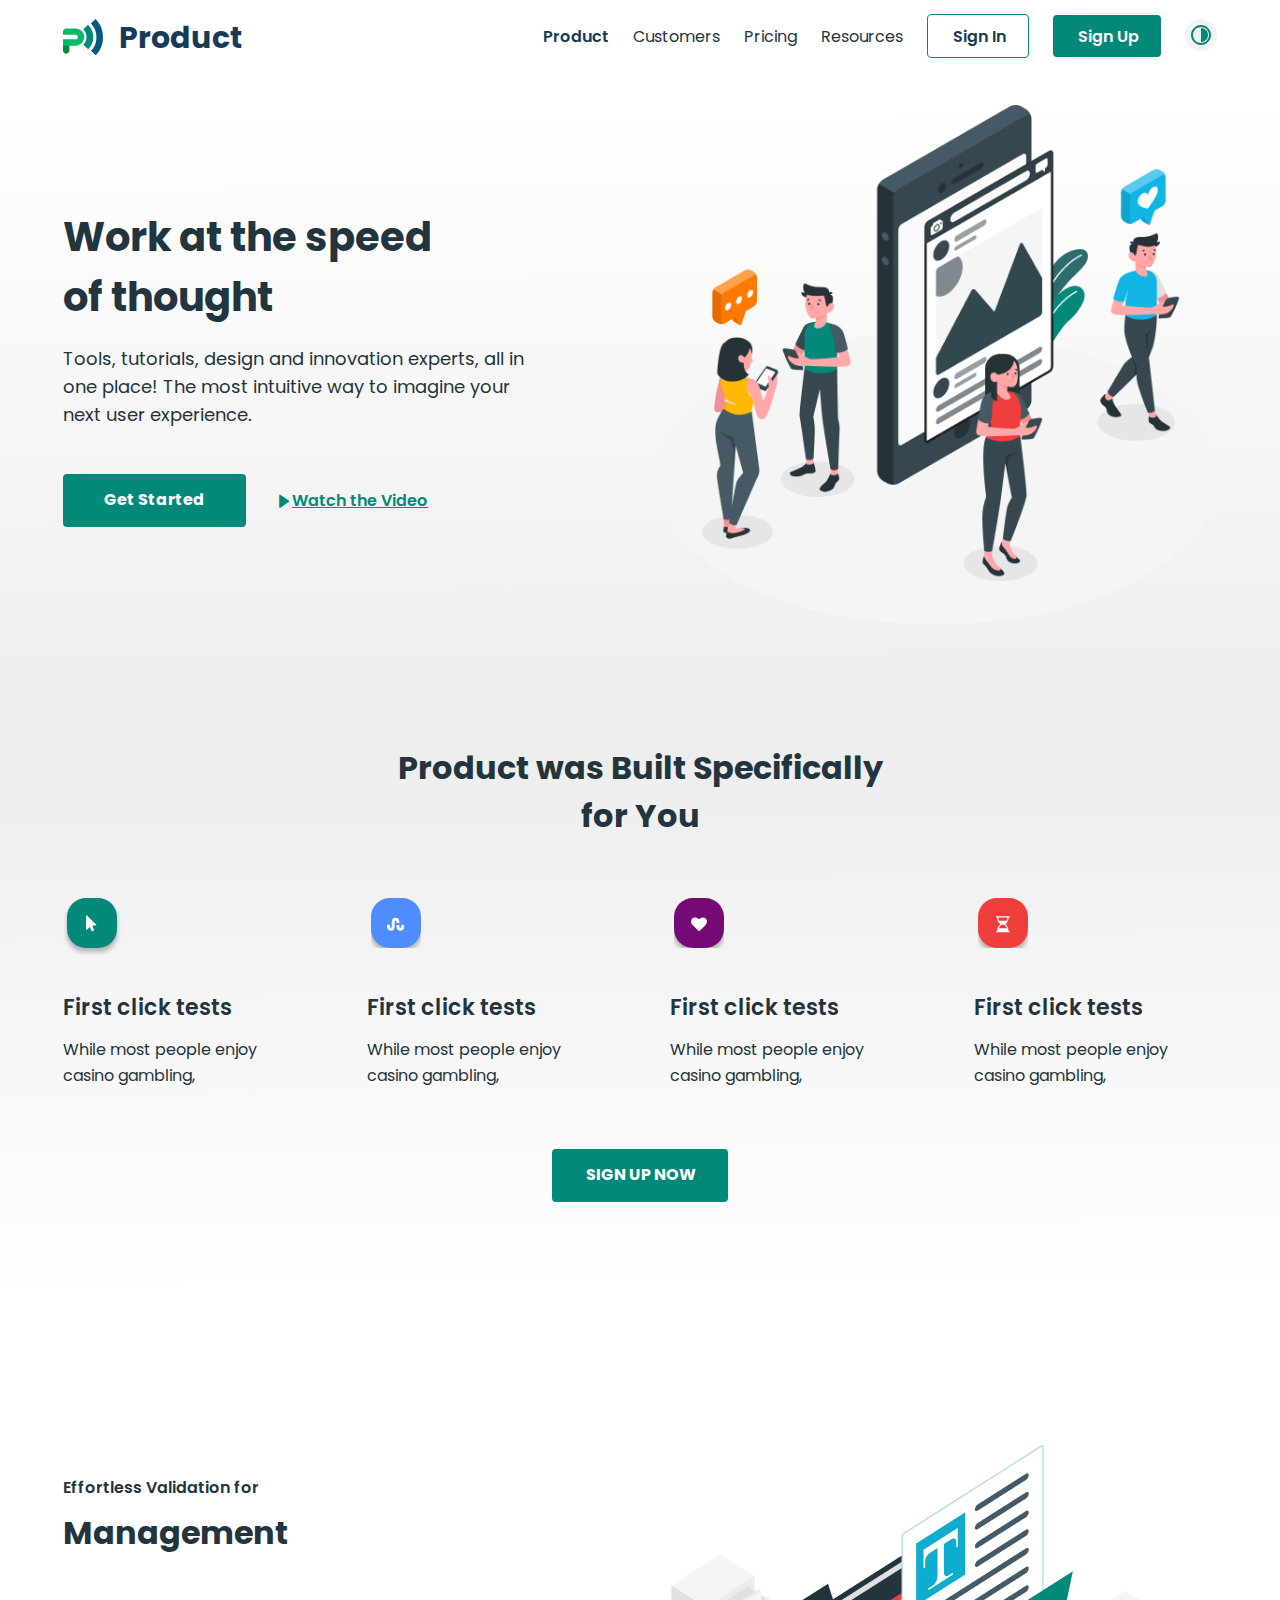
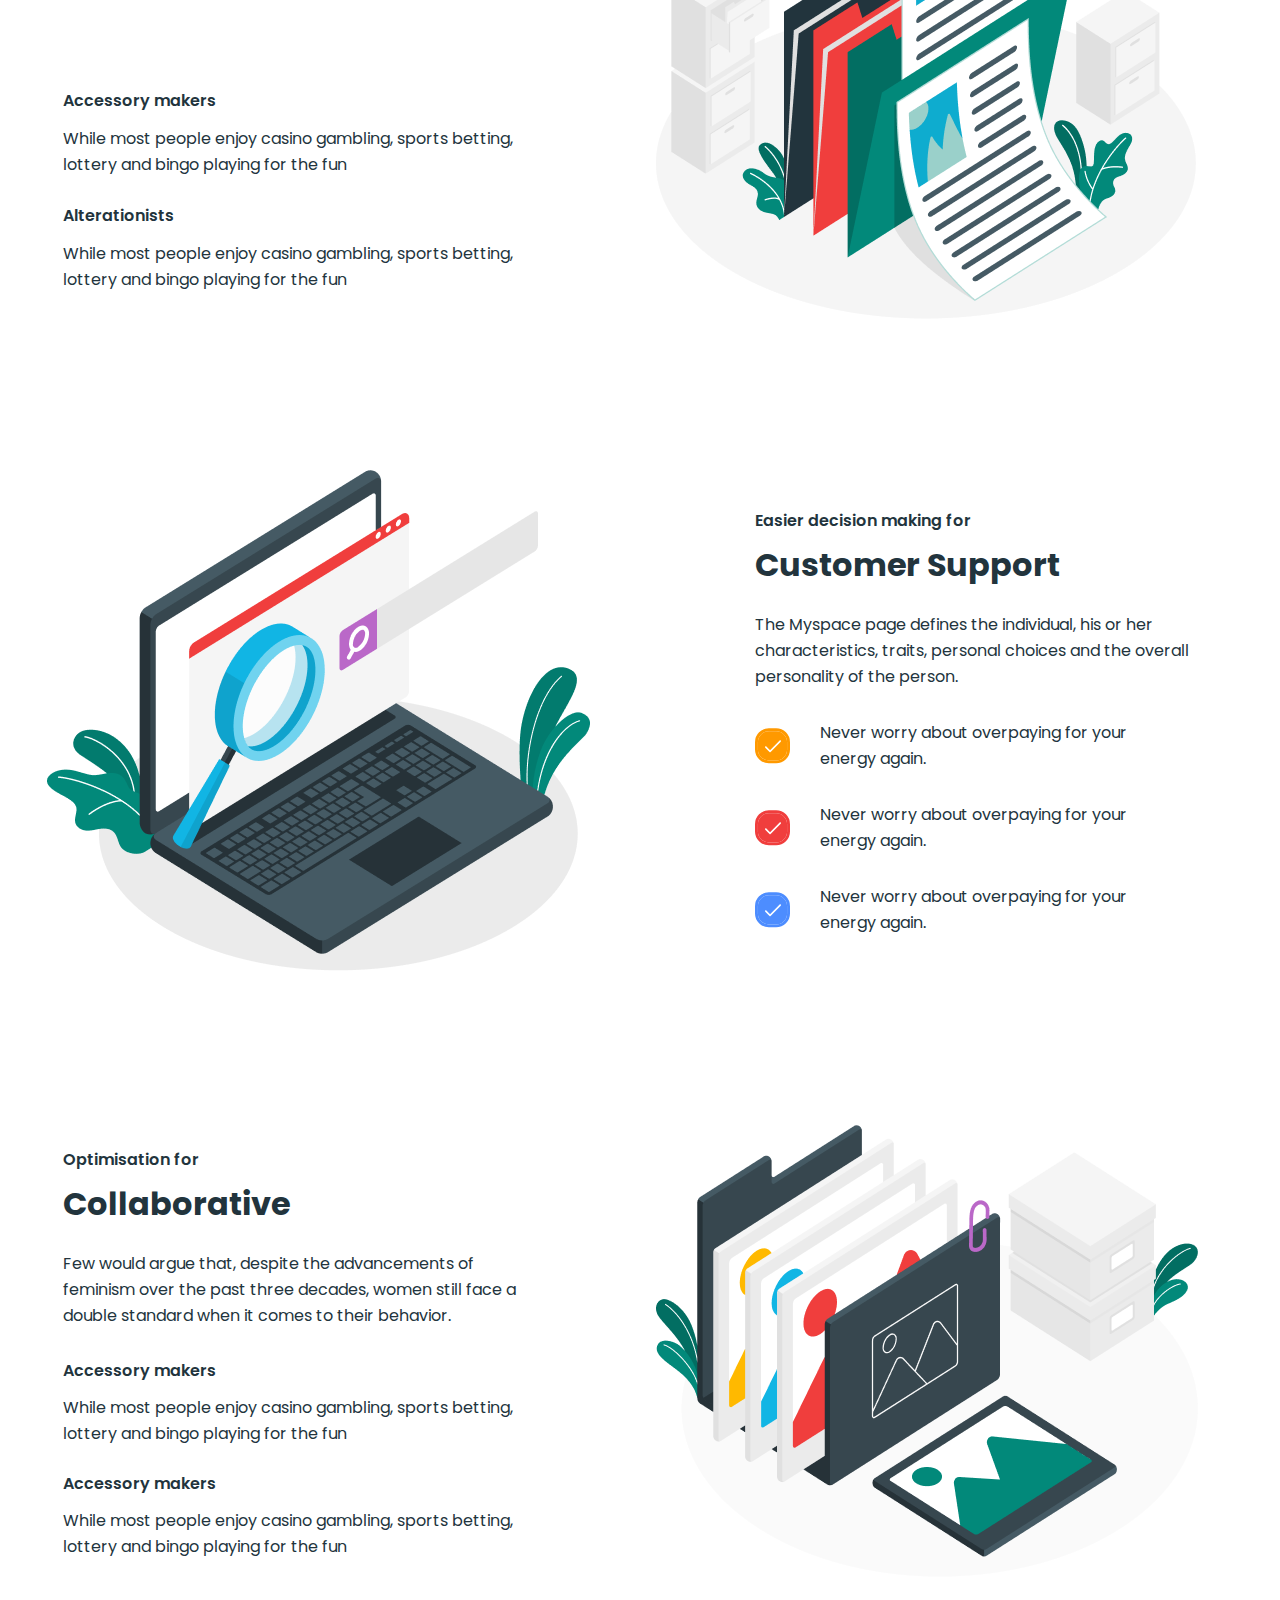
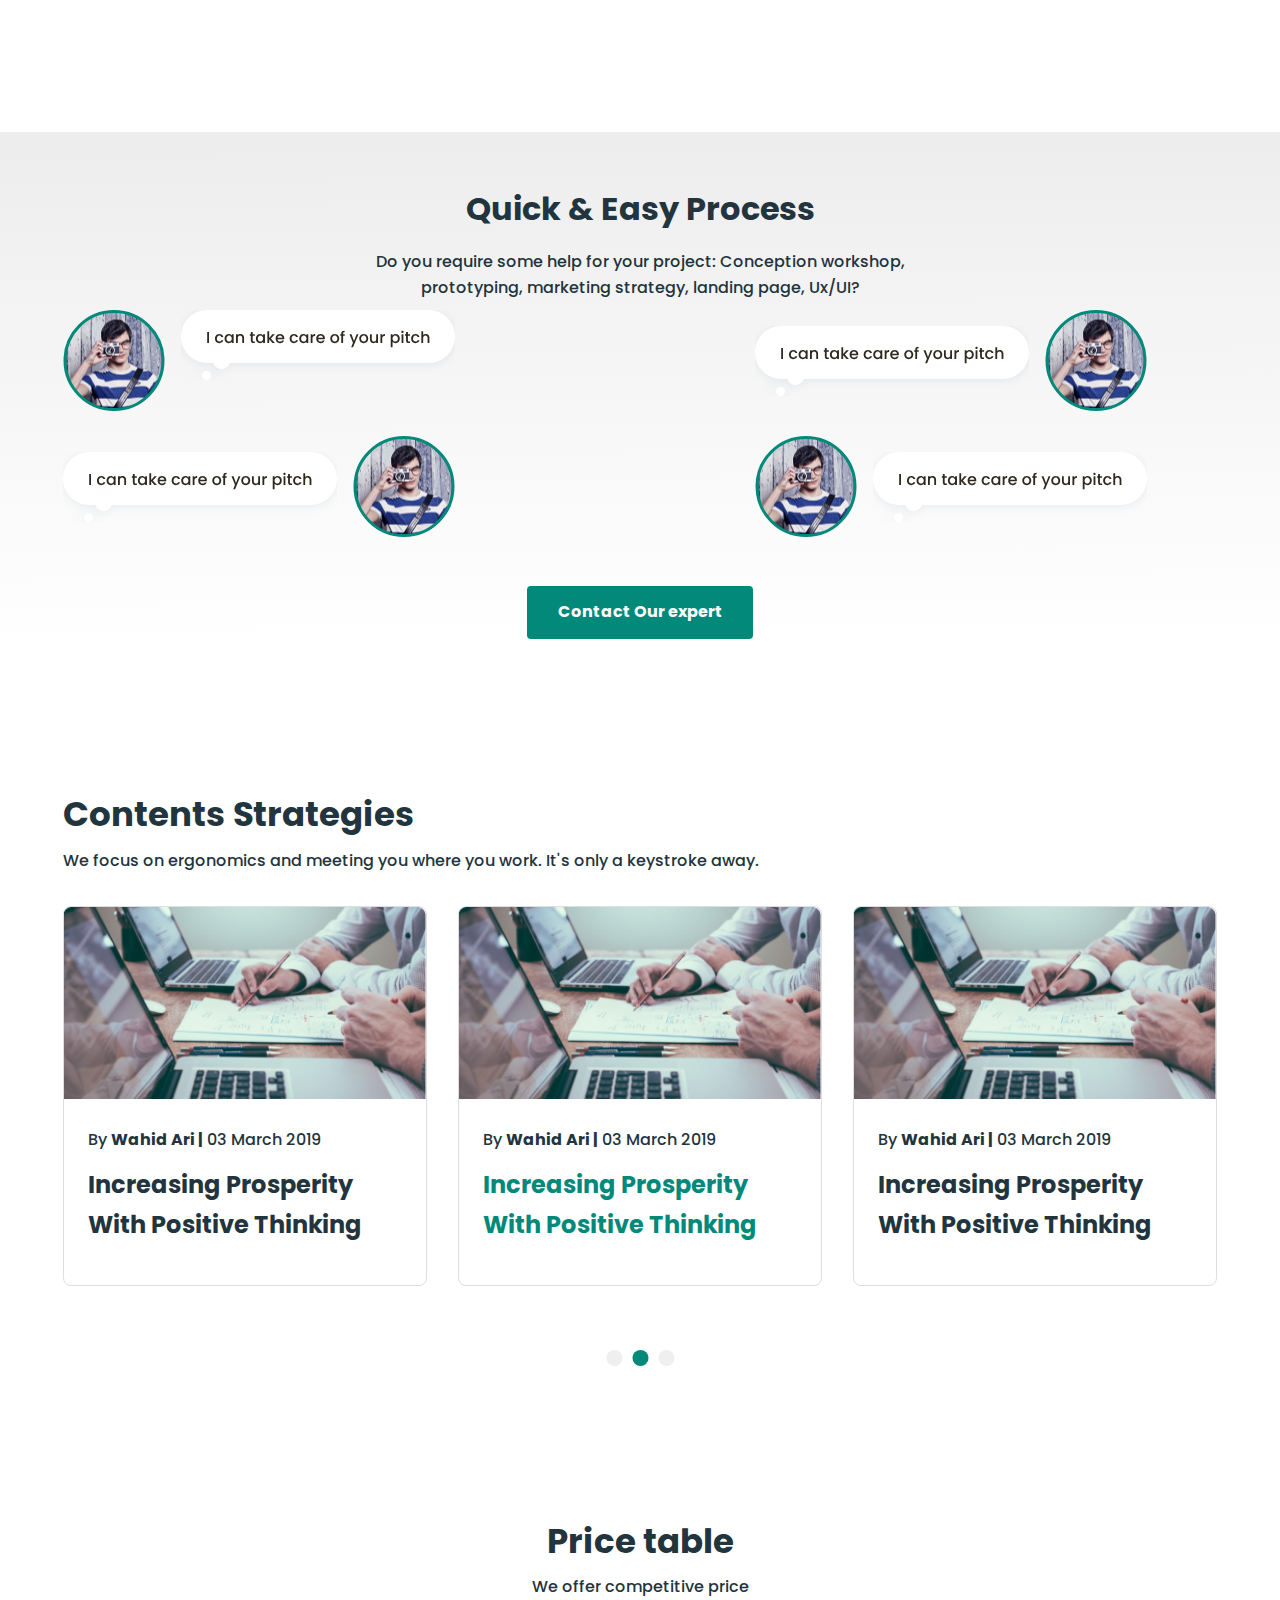
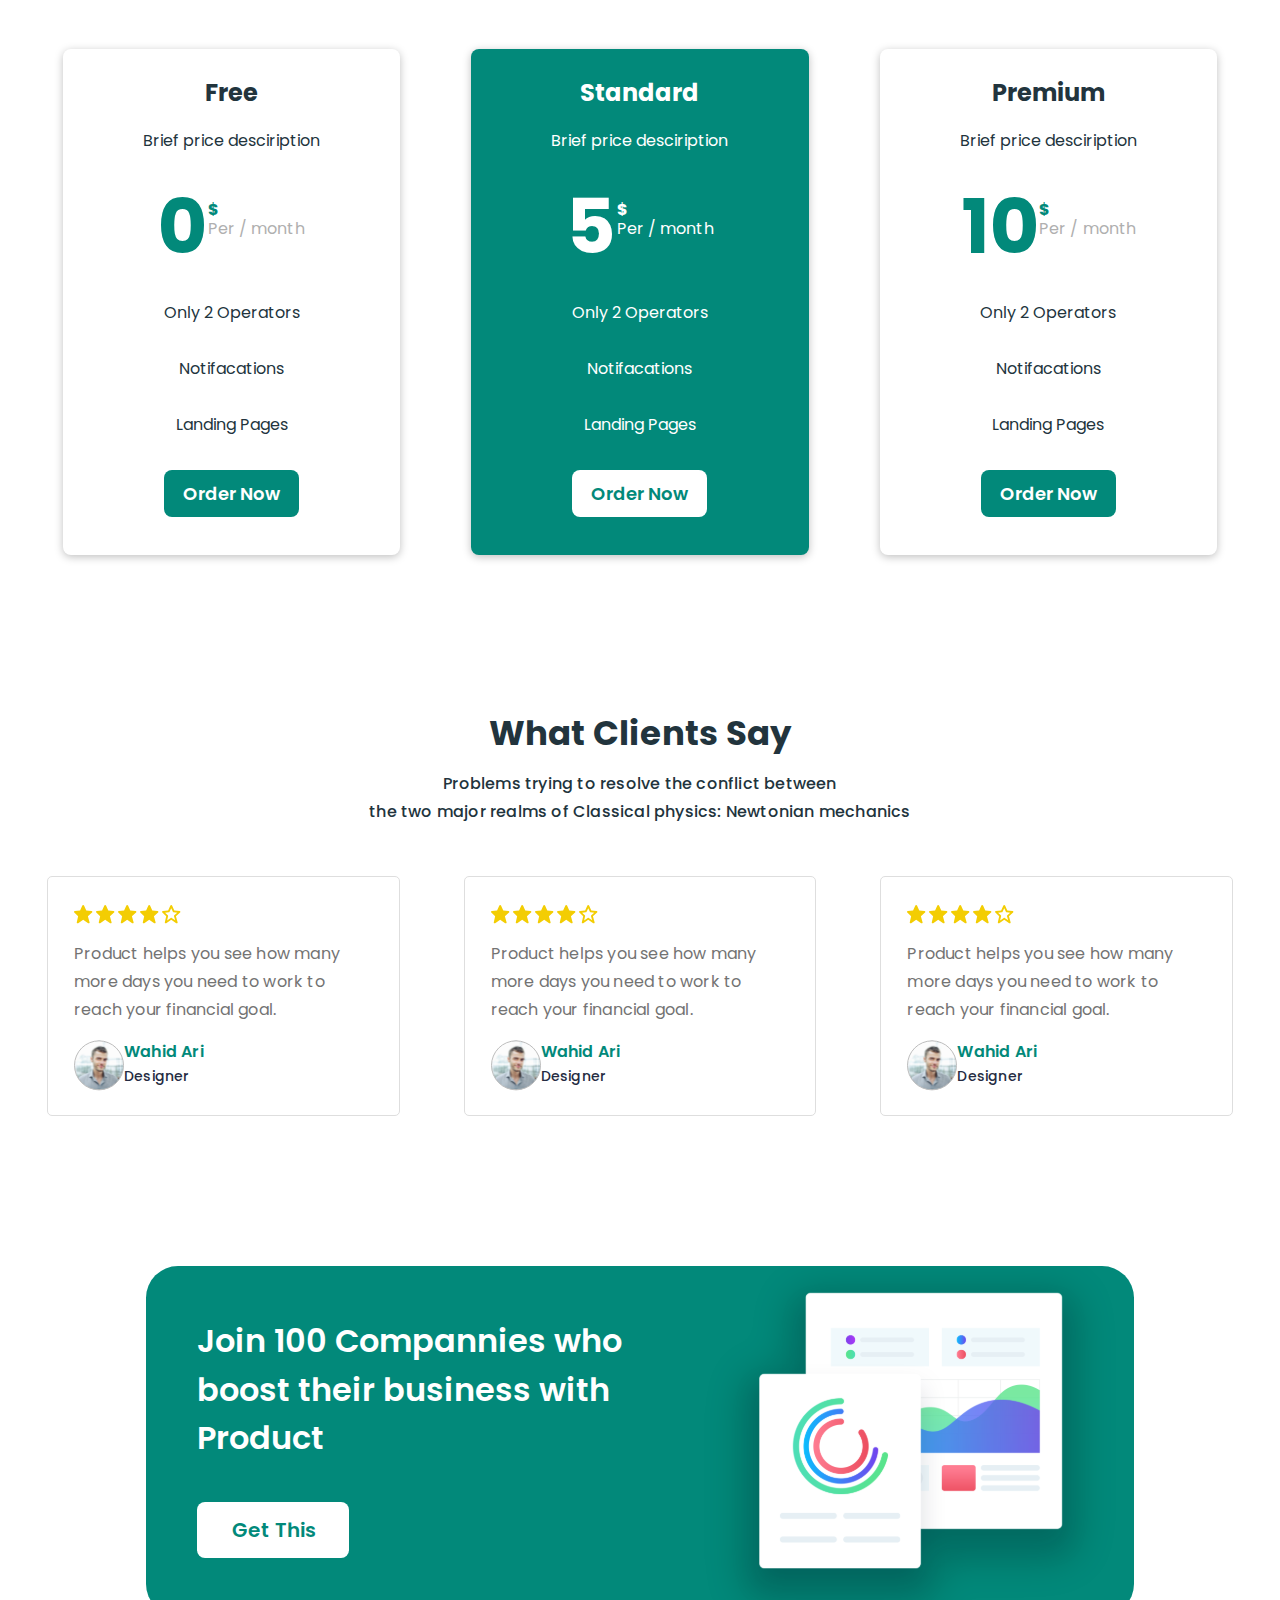
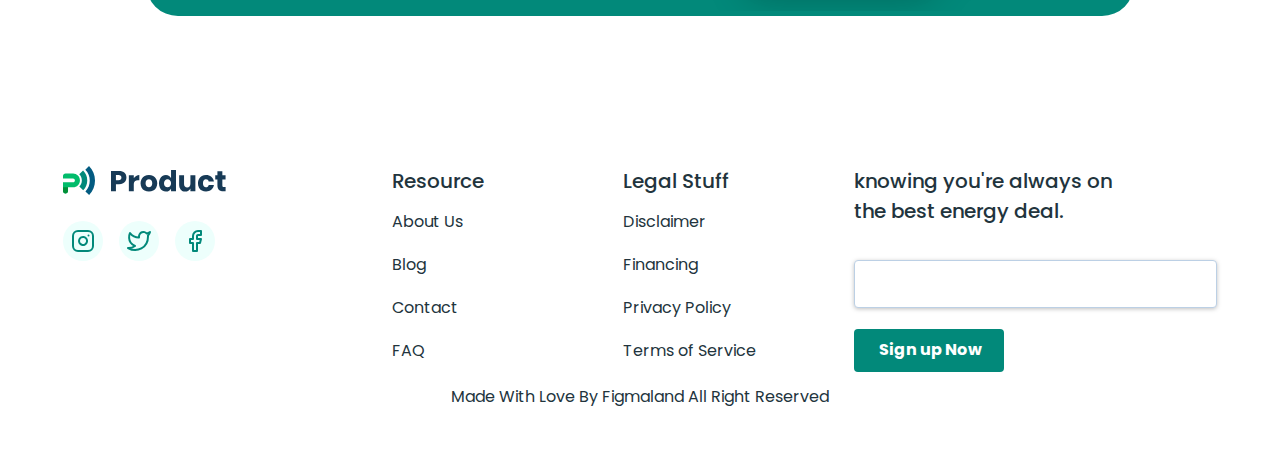
<file: index.html>
<!DOCTYPE html>
<html lang="en">
<head>
  <meta charset="UTF-8">
  <meta http-equiv="X-UA-Compatible" content="IE=edge">
  <meta name="viewport" content="width=device-width, initial-scale=1.0">
  <title>My-Prodauct</title>
  <link href='https://unpkg.com/boxicons@2.1.4/css/boxicons.min.css' rel='stylesheet'>
  <link rel="stylesheet" href="css/normalize.css">
  <link rel="stylesheet" href="css/col.css">
  <link rel="stylesheet" href="css/style.css">
</head>
<body>
 
  <header>
    <div class="container">
      <div class="row between-lg middle-lg">
       <div class="logo col-lg-3 col-md-3 col-sm-6 col-xs-7 row">
        <img src="img/logo1.svg" alt="logo">
        <h1>Product</h1>
       </div>
       <nav class="navbar col-lg-9 col-md-9">
        <ul class="navbar-list row middle-lg end-lg  ">         
          <li>
            <ul class="item-list middle-lg end-lg row">
              <li><a href="index.html" class="active">Product</a></li>
              <li><a href="customers.html">Customers</a></li>
              <li><a href="pricing.html">Pricing</a></li>
              <li><a href="Resources.html">Resources</a></li>
            </ul>
          </li>
          <li><a href="#">Sign In</a></li>
          <li><a href="#">Sign Up</a></li>
          <li><img id="dark-light" src="img/logo2.svg" alt="logo"></li>
        </ul>
       </nav>
       <div class="navbar-menu col-sm-1 col-xs-1">
        <label for="icon">
          <i class='bx bx-menu'></i>
        </label>
       </div>               
      </div>
      <input type="checkbox" id="icon" class="icon">
      <div class="menu row">              
        <div class="col-lg-12">
          <a href="#">Sign In</a>
          <a href="#">Sign Up</a>
          <img id="dark-lights" src="img/logo2.svg" alt="logo">
        </div>
        <div class="col-lg-12">
          <a href="index.html" class="active">Prodact</a>
          <a href="customers.html" class="active">Customers</a>
          <a href="pricing.html" class="active">Pricing</a>
          <a href="Resources.html" class="active">Resources</a>
        </div>
      </div>
    </div>
  </header>



  <main>
    <section id="section1">
      <div class="container">
        <div class="row content between-lg middle-lg ">
          <div class="content-title col-lg-5 col-md-6 col-sm-12 col-xs-12">
            <h1> 
              Work  at the speed <br>
              of thought
            </h1>
            <p>
              Tools, tutorials, design and innovation experts, 
              all in one place! The most intuitive way 
              to imagine your next user experience.
            </p>
            <div class="row content-button">
              <a href="#">Get Started</a>
              <div class="row middle-lg">
                <i class='bx bxs-right-arrow' style='color:#02897a'  ></i>
                <a href="#">Watch the Video </a>
              </div>
            </div>
          </div>
          <div class="content-logo col-lg-6 col-md-6 col-sm-12 col-xs-12">
            <img src="img/amico.png" alt="amico">
          </div>
        </div>
      </div>
    </section>

    <section id="section2">
      <div class="container">
        <div class="row build middle-lg">
          <h1 class="col-lg-12 col-md-12 col-sm-12 col-xs-12 center-lg">Product  was Built Specifically <br>for You</h1>
          <div class="build-div col-lg-12 col-md-12 col-sm-12 col-xs-12 ">
            <div class="build-icon">
              <img src="img/icon1.svg" alt="icon">
              <h3>First click tests</h3>
              <p>While most people enjoy casino gambling,</p>
            </div>
            <div class="build-icon">
              <img src="img/icon2.svg" alt="icon">
              <h3>First click tests</h3>
              <p>While most people enjoy casino gambling,</p>
            </div>
            <div class="build-icon">
              <img src="img/icon3.svg" alt="icon">
              <h3>First click tests</h3>
              <p>While most people enjoy casino gambling,</p>
            </div>
            <div class="build-icon">
              <img src="img/icon4.svg" alt="icon">
              <h3>First click tests</h3>
              <p>While most people enjoy casino gambling,</p>
            </div>
          </div>
          <a href="#">SIGN UP NOW</a>
        </div>
      </div>
    </section>

    <section id="section3">
      <div class="container">
        <div class="row management between-lg middle-lg">
          <div class="management-title col-lg-5 col-md-6 col-sm-12 col-xs-12">
            <h3>Effortless Validation for</h3>
            <h2>Management</h2>
            <div class="management-div">
              <h3>Accessory makers</h3>
              <p>While most people enjoy casino gambling, sports betting, lottery and bingo playing for the fun</p>
            </div>
            <div class="management-div">
              <h3>Alterationists</h3>
              <p>While most people enjoy casino gambling, sports betting, lottery and bingo playing for the fun</p>
            </div>
          </div>
          <div class="management-logo col-lg-6 col-md-6 col-sm-12 col-xs-12">
            <img src="img/amico1.png" alt="management">
          </div>
        </div>
      </div>
    </section>

    <section id="section4">
      <div class="container">
        <div class="row support between-lg middle-lg ">
          <div class="support-logo col-lg-6 col-md-6 col-sm-12 col-xs-12">
            <img src="img/amico2.png" alt="support">
          </div>
          <div class="support-title col-lg-5 col-md-6 col-sm-12 col-xs12">
            <h3>Easier decision making for</h3>
            <h2>Customer Support</h2>
            <p>The Myspace page defines the individual, his or her characteristics, 
              traits, personal choices and the overall personality of the person. </p>
            <div class="support-div">
              <div class="row middle-lg">
                <img src="img/Group1.svg" alt="logo">
                <p>Never worry about overpaying for your <br> energy again. </p>
              </div>
              <div class="row middle-lg">
                <img src="img/Group2.svg" alt="logo">
                <p>Never worry about overpaying for your <br> energy again. </p>
              </div>
              <div class="row middle-lg">
                <img src="img/Group3.svg" alt="logo">
                <p>Never worry about overpaying for your <br> energy again. </p>
              </div>
            </div>  
          </div>
        </div>
      </div>
    </section>

    <section id="section5">
      <div class="container">
        <div class="row folder between-lg middle-lg">
          <div class="folder-title col-lg-5 col-md-6 col-sm-12 col-xs-12">
            <h3>Optimisation for</h3>
            <h2>Collaborative</h2>
            <p>Few would argue that, despite the advancements of feminism over the past three decades, 
              women still face a double standard when it comes to their behavior. </p>
            <div>
              <h3>Accessory makers</h3>
              <p>While most people enjoy casino gambling, sports betting, lottery and bingo playing for the fun</p>
            </div>
            <div>
              <h3>Accessory makers</h3>
              <p>While most people enjoy casino gambling, sports betting, lottery and bingo playing for the fun</p>
            </div>  
          </div>
          <div class="folder-logo col-lg-6 col-md-6 col-sm-12 col-xs-12">
            <img src="img/amico3.png" alt="folder">
          </div>
        </div>
      </div>
    </section>

    <section id="section6">
      <div class="container">
        <div class="row process center-lg middle-lg">
          <div class="process-title col-lg-6 col-lg-6 col-sm-12 col-xs-12 ">
            <h2>Quick & Easy Process</h2>
            <p>Do you require some help for your project: Conception workshop,
              prototyping, marketing strategy, landing page, Ux/UI?</p>
          </div>
          <div class="process-logo col-lg-12 col-lg-12 col-sm-12 col-xs-12 between-lg row">
            <div class="col-lg-5 col-md-6 col-sm-12  row" >
              <img src="img/Avator.svg" alt="logo">
              <img src="img/Text.svg" alt="logo">
            </div>
            <div class="col-lg-5 col-md-6 col-sm-12 col-xs-12 row middle-lg" >              
              <img src="img/Text.svg" alt="logo">
              <img src="img/Avator.svg" alt="logo">
            </div>
            <div class="col-lg-5 col-md-6 col-sm-12 col-xs-12 row middle-lg" >
              <img src="img/Text.svg" alt="logo">
              <img src="img/Avator.svg" alt="logo">
            </div>
            <div class="col-lg-5 col-md-6 col-sm-12 col-xs-12 row middle-lg" >
              <img src="img/Avator.svg" alt="logo">
              <img src="img/Text.svg" alt="logo">
            </div>
          </div>
          <a class="center-lg" href="#">Contact Our expert</a>
        </div>
      </div>
    </section>

    <section id="section7">
      <div class="container">
        <div class="row strateg">
          <h2 class="col-lg-12 col-md-12 col-sm-12 col-xs-12">Contents Strategies</h2>
          <p class="col-lg-12 col-md-12 col-sm-12 col-xs-12">We focus on ergonomics and meeting you where you work. It's only a keystroke away. </p>
          <div class="col-lg-12 col-md-12 col-sm-12 col-xs-12 strateg-div row">
            <figure>
              <img src="img/image.png" alt="img">
              <p>By <b>Wahid Ari |</b> 03 March 2019</p>
              <h3>Increasing Prosperity With Positive Thinking</h3>
            </figure>
            <figure>
              <img src="img/image.png" alt="img">
              <p>By <b>Wahid Ari |</b> 03 March 2019</p>
              <h3>Increasing Prosperity With Positive Thinking</h3>
            </figure>
            <figure>
              <img src="img/image.png" alt="img">
              <p>By <b>Wahid Ari |</b> 03 March 2019</p>
              <h3>Increasing Prosperity With Positive Thinking</h3>
            </figure>
          </div>
          <img src="img/carosolt.svg" alt="carosolt">
        </div>
      </div>
    </section>

    <section id="section8">
      <div class="container">
        <div class="row price middle-lg">
          <h2 class="col-lg-12 col-md-12 col-sm-12 col-xs-12">Price table</h2>
          <p class="col-lg-12 col-md-12 col-xs-12">We offer competitive price</p>
          <div class="price-div col-lg-12 col-md-12 col-sm-8 col-xs-12">
            <div class="price-title">
              <h3>Free</h3>
              <p>Brief price desciription</p>
              <div>
                <h1>0</h1>
                <div>
                  <span>$</span>
                  <p>Per / month</p>
                </div>
              </div>
              <p>Only 2 Operators</p>
              <p>Notifacations</p>
              <P>Landing Pages</P>
              <a href="#"> Order Now </a>
            </div>
            <div class="price-title">
              <h3>Standard</h3>
              <p>Brief price desciription</p>
              <div>
                <h1>5</h1>
                <div>
                  <span>$</span>
                  <p>Per / month</p>
                </div>
              </div>
              <p>Only 2 Operators</p>
              <p>Notifacations</p>
              <P>Landing Pages</P>
              <a href="#"> Order Now </a>
            </div>
            <div class="price-title">
              <h3>Premium</h3>
              <p>Brief price desciription</p>
              <div>
                <h1>10</h1>
                <div>
                  <span>$</span>
                  <p>Per / month</p>
                </div>
              </div>
              <p>Only 2 Operators</p>
              <p>Notifacations</p>
              <P>Landing Pages</P>
              <a href="#"> Order Now </a>
            </div>
          </div>
        </div>
        
      </div>
    </section>

    <section id="section9">
      <div class="container">
        <div class="row clients center-lg">
          <h2 class="col-lg-12 col-md-12 col-sm-12 col-xs-12">What Clients Say</h2>
          <p class="col-lg-12 col-md-12 col-sm-12 col-xs-12">Problems trying to resolve the conflict between <br>
            the two major realms of Classical physics: Newtonian mechanics </p>
          <div class="clients-box col-lg-12 col-md-12 col-sm-8 col-xs-12">
            <div class="clients-div">
              <img src="img/secondary.svg" alt="secondary">
              <p>Product helps you see how many 
                more days you need to work to 
                reach your financial goal.</p>
              <div class="row">
                <img src="img/Ellips.svg" alt="logo">
                <h3> <span>Wahid Ari</span> <br> Designer</h3>
              </div>  
            </div>
            <div class="clients-div">
              <img src="img/secondary.svg" alt="secondary">
              <p>Product helps you see how many 
                more days you need to work to 
                reach your financial goal.</p>
              <div class="row">
                <img src="img/Ellips.svg" alt="logo">
                <h3> <span>Wahid Ari</span> <br> Designer</h3>
              </div>  
            </div>
            <div class="clients-div">
              <img src="img/secondary.svg" alt="secondary">
              <p>Product helps you see how many 
                more days you need to work to 
                reach your financial goal.</p>
              <div class="row">
                <img src="img/Ellips.svg" alt="logo">
                <h3> <span>Wahid Ari</span> <br> Designer</h3>
              </div>  
            </div>
          </div>  
        </div>
      </div>
    </section>
  </main>

  <footer>
    <div class="container">
      <div class="row footer">
        <aside class="col-lg-10 col-md-10 col-sm-12 col-xs-12 between-lg row">
          <div class="aside-title  row col-lg-6 col-md-6 col-sm-12 col-xs-12">
            <h1>Join 100 Compannies who boost their business with Product</h1>
            <a href="#">Get This</a>
          </div>
          <div class="aside-logo col-lg-6 col-md-6 col-sm-12 colxs-12">
            <img src="img/screen.svg" alt="logo">
          </div>
        </aside>
        <div class="footer-title col-lg-12 col-md-12 col-sm-12 col-xs-12 between-lg row">
          <div class="footer-log col-lg-3 col-md-3 col-sm-12 row">
            <div class="logo row">
              <img src="img/logo6.svg" alt="logo">
             </div>
             <ul class="footer-list row between-lg">
              <li><a href="#"><img src="img/logo3.svg" alt="logo"></a></li>
              <li><a href="#"><img src="img/logo4.svg" alt="logo"></a></li>
              <li><a href="#"><img src="img/logo5.svg" alt="logo"></a></li>
             </ul>
          </div>
          <ul class="footer-list2 col-lg-2 col-md-2 col-sm-12">
            <li class="active">Resource</li>
            <li><a href="#">About Us</a></li>
            <li><a href="#">Blog</a></li>
            <li><a href="#">Contact</a></li>
            <li><a href="#">FAQ</a></li>
          </ul>
          <ul class="footer-list2 col-lg-2 col-md-2 col-sm-12">
            <li class="active">Legal Stuff</li>
            <li><a href="#">Disclaimer</a></li>
            <li><a href="#">Financing</a></li>
            <li><a href="#">Privacy Policy</a></li>
            <li><a href="#">Terms of Service</a></li>
          </ul>
          <div class="footer-div row col-lg-4 col-md-4 col-sm-12 ">
            <h3>
              knowing you're always on <br> the best energy deal. 
            </h3>
            <span></span>
            <a href="#">Sign up Now</a>
          </div>
        </div>
        <div class="footer-text col-lg-12 col-md-12 col-md-12 col-sm-12 col-xs-12 center-lg">
          <p>Made With Love By Figmaland All Right Reserved </p>         
        </div>
      </div>
    </div>
  </footer>
  <script src="js/main.js"></script>
</body>
</html>
</file>
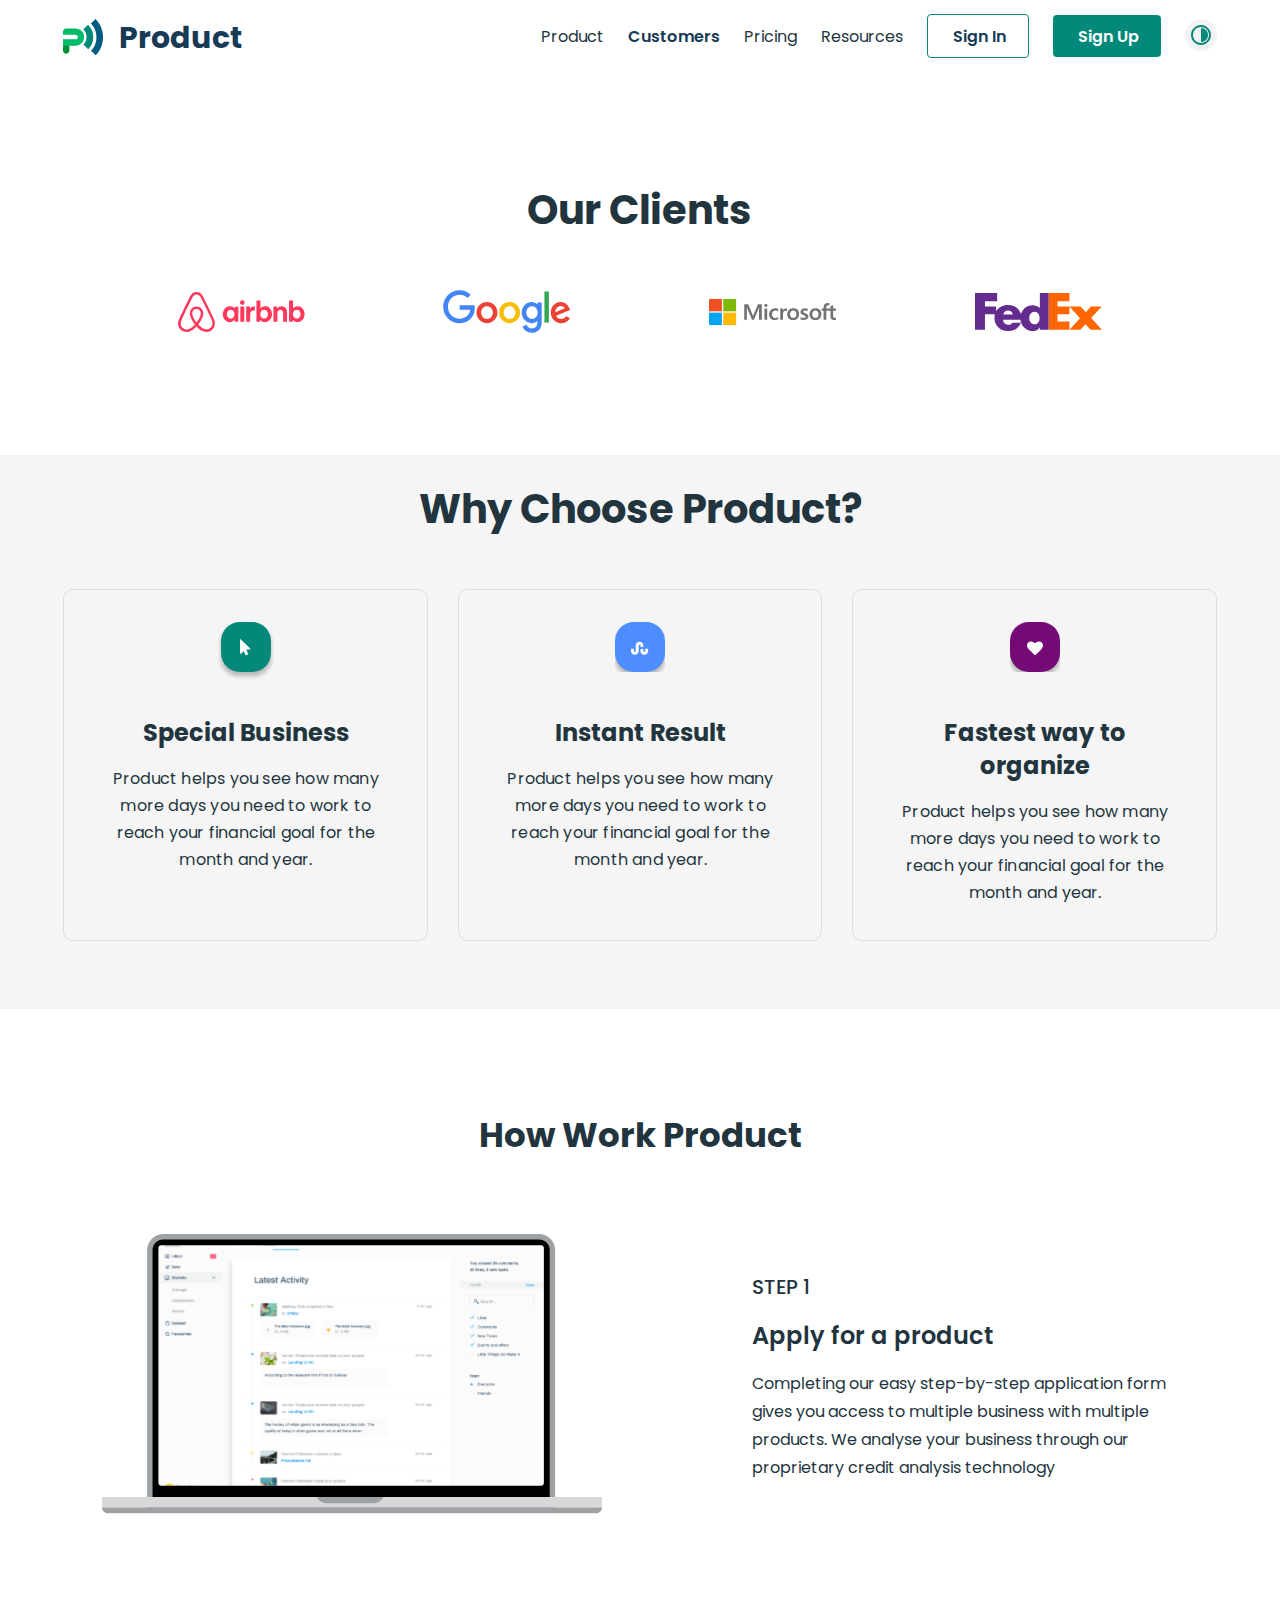
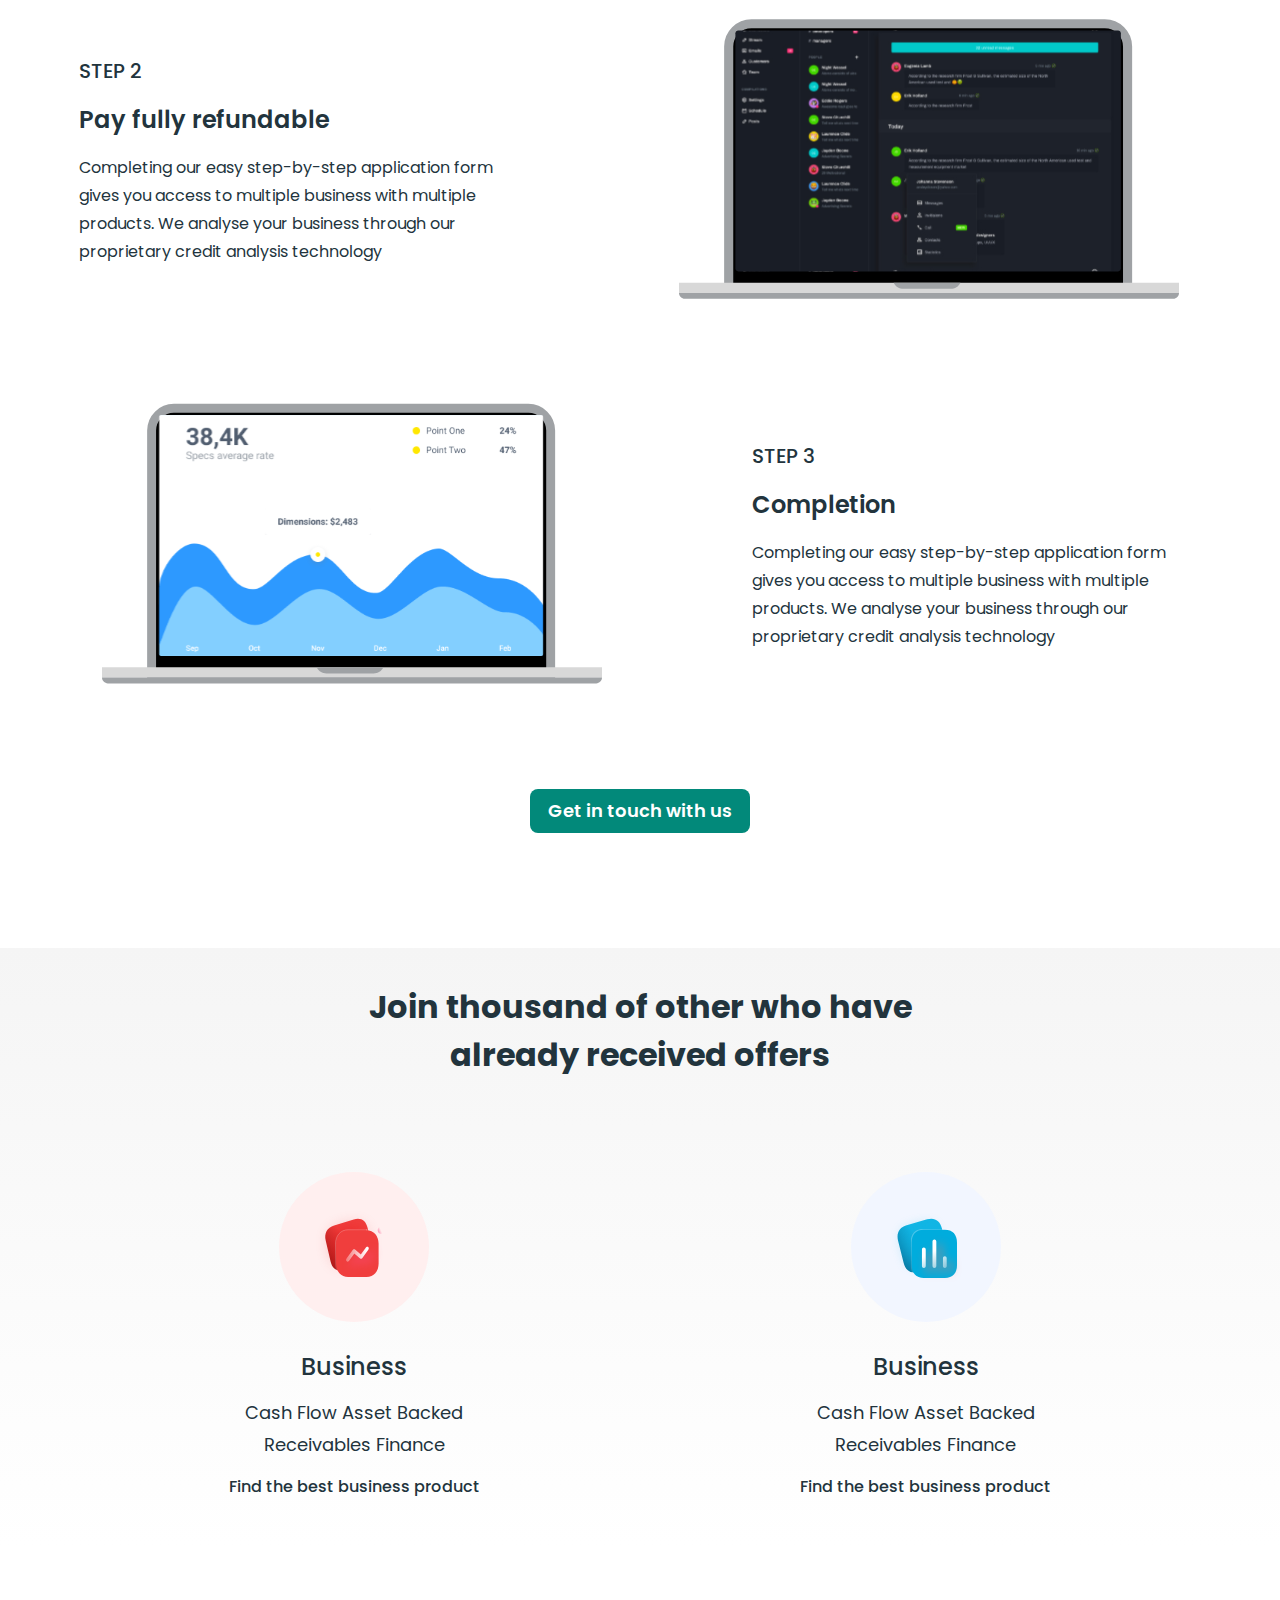
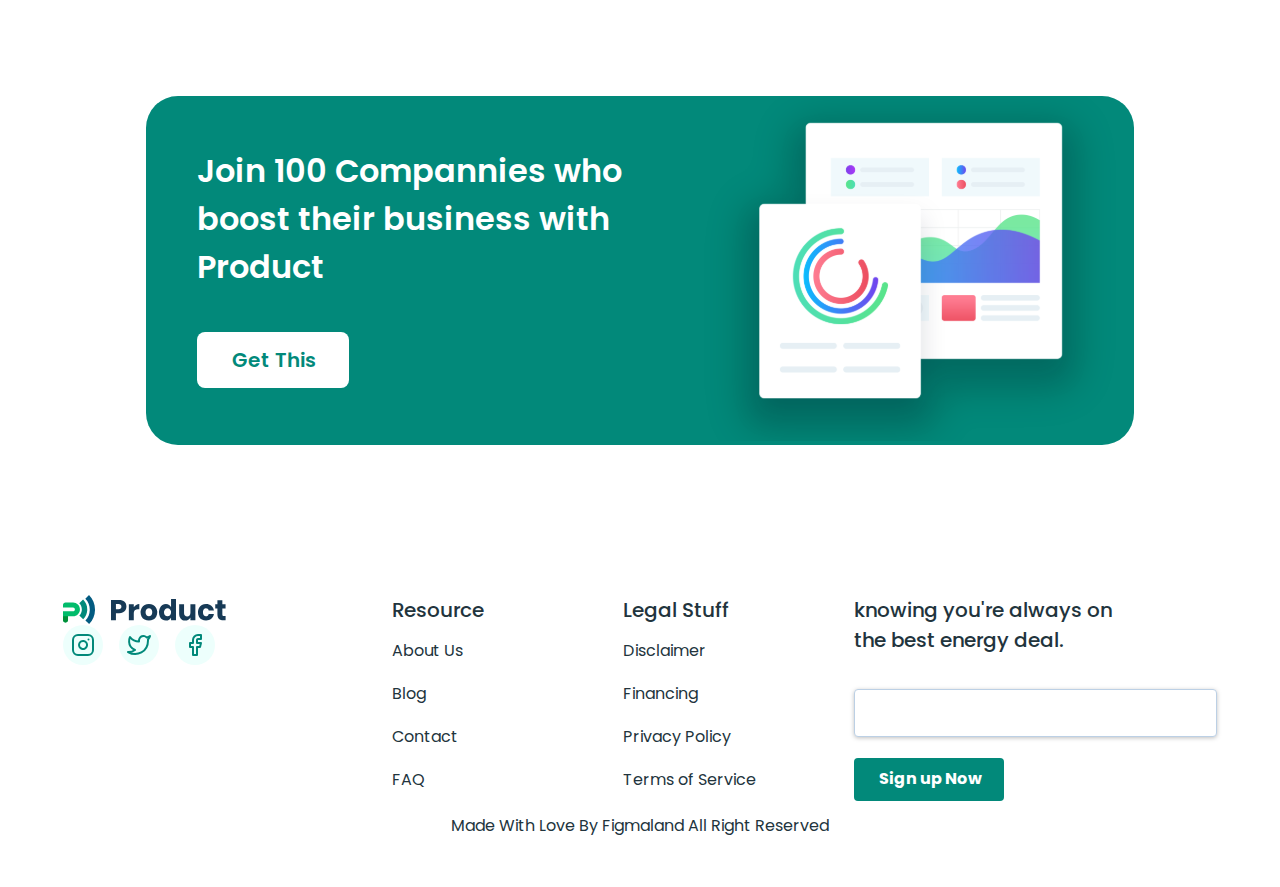
<file: customers.html>
<!DOCTYPE html>
<html lang="en">
<head>
  <meta charset="UTF-8">
  <meta http-equiv="X-UA-Compatible" content="IE=edge">
  <meta name="viewport" content="width=device-width, initial-scale=1.0">
  <title>Customers</title>
  <link href='https://unpkg.com/boxicons@2.1.4/css/boxicons.min.css' rel='stylesheet'>
  <link rel="stylesheet" href="css/normalize.css">
  <link rel="stylesheet" href="css/col.css">
  <link rel="stylesheet" href="css/customers.css">
</head>
<body>
 
  <header>
    <div class="container">
      <div class="row between-lg middle-lg">
       <div class="logo col-lg-3 col-md-3 col-sm-6 col-xs-7 row">
        <img src="img/logo1.svg" alt="logo">
        <h1>Product</h1>
       </div>
       <nav class="navbar col-lg-9 col-md-9">
        <ul class="navbar-list row middle-lg end-lg  ">         
          <li>
            <ul class="item-list middle-lg end-lg row">
              <li><a href="index.html" >Product</a></li>
              <li><a href="customers.html" class="active" >Customers</a></li>
              <li><a href="pricing.html" >Pricing</a></li>
              <li><a href="Resources.html">Resources</a></li>
            </ul>
          </li>
          <li><a href="#">Sign In</a></li>
          <li><a href="#">Sign Up</a></li>
          <li><img id="dark-light" src="img/logo2.svg" alt="logo"></li>
        </ul>
       </nav>
       <div class="navbar-menu col-sm-1 col-xs-1">
        <label for="icon">
          <i class='bx bx-menu'></i>
        </label>
       </div>               
      </div>
      <input type="checkbox" id="icon" class="icon">
      <div class="menu row">              
        <div class="col-lg-12">
          <a href="#">Sign In</a>
          <a href="#">Sign Up</a>
          <img id="dark-lights" src="img/logo2.svg" alt="logo">
        </div>
        <div class="col-lg-12">
          <a href="index.html" class="active">Prodact</a>
          <a href="customers.html" class="active">Customers</a>
          <a href="pricing.html" class="active">Pricing</a>
          <a href="Resources.html" class="active">Resources</a>
        </div>
      </div>
    </div>
  </header>

  <main>
    <section id="section1">
      <div class="container">
        <div class="row clients center-lg">
          <h2 class="col-lg-10 col-md-12 col-sm-12 col-xs-12">Our Clients</h2>
          <div class="clients-logo row middle-lg between-lg col-lg-10 col-md-12 col-sm-10 col-xs-12">
            <div class="clients-link col-lg-2 col-md-3 col-sm-6 col-xs-6">
              <img src="img/AirbnbLogo.svg" alt="logo">
            </div>
            <div class="clients-link col-lg-2 col-md-3 col-sm-6 col-xs-6">
              <img src="img/GoogleLogo.svg" alt="logo">
            </div>
            <div class="clients-link col-lg-2 col-md-3 col-sm-6 col-xs-6">
              <img src="img/MicrosoftLogo.svg" alt="logo">
            </div>
            <div class="clients-link col-lg-2 col-md-3 col-sm-6 col-xs-6">
              <img src="img/FedExLogo.svg" alt="logo">
            </div>
          </div>
        </div>
      </div>
    </section>

    <section id="section2">
      <div class="container">
        <div class="row center-lg product">
          <h2 class="col-lg-12 col-md-12 col-sm-12 col-xs-12">Why Choose Product?</h2>
          <div class="col-lg-12 col-md-12 col-sm-8 col-xs-12 product-box">
            <div class="product-div center-lg">
              <img src="img/icon1.svg" alt="icon">
              <h3>Special Business</h3>
              <p>Product helps you see how many 
                more days you need to work 
                to reach your financial goal 
                for the month and year.</p>
            </div>
            <div class="product-div center-lg">
              <img src="img/icon2.svg" alt="icon">
              <h3>Instant Result</h3>
              <p>Product helps you see how many 
                more days you need to work 
                to reach your financial goal 
                for the month and year.</p>
            </div>
            <div class="product-div center-lg">
              <img src="img/icon3.svg" alt="icon">
              <h3>Fastest way to organize</h3>
              <p>Product helps you see how many 
                more days you need to work 
                to reach your financial goal 
                for the month and year.</p>
            </div>
          </div>
        </div>
      </div>
    </section>

    <section id="section3">
      <div class="container">
        <div class="row center-lg work">
          <h2 class="col-lg-12 col-md-12 col-sm-12 col-xs-12">How Work Product</h2>
          <div class="work-logo row middle-lg between-lg col-lg-12 col-md-12 col-sm-12 col-xs-12">
            <div class="col-lg-6 col-md-6 col-sm-12 col-xs-12 work-tv">
              <img src="img/mac1.svg" alt="mack">
            </div>
            <div class="work-title col-lg-5 col-md-6 col-sm-12 col-xs-12">
              <h4 >STEP 1</h4>
              <h3>Apply for a product</h3>
              <p>Completing our easy step-by-step application form gives 
                you access to multiple business with multiple products. 
                We analyse your business through our proprietary credit analysis technology </p>
            </div>
          </div>
          <div class="work-logo row middle-lg between-lg col-lg-12 col-md-12 col-sm-12 col-xs-12">            
            <div class="work-title col-lg-5 col-md-6 col-sm-12 col-xs-12">
              <h4 >STEP 2</h4>
              <h3>Pay fully refundable</h3>
              <p>Completing our easy step-by-step application form gives 
                you access to multiple business with multiple products. 
                We analyse your business through our proprietary credit analysis technology </p>
            </div>
            <div class="col-lg-6 col-md-6 col-sm-12 col-xs-12 work-tv">
              <img src="img/mac2.svg" alt="mack">
            </div>
          </div>
          <div class="work-logo row middle-lg between-lg col-lg-12 col-md-12 col-sm-12 col-xs-12">
            <div class="col-lg-6 col-md-6 col-sm-12 col-xs-12 work-tv">
              <img src="img/mac3.svg" alt="mack">
            </div>
            <div class="work-title col-lg-5 col-md-6 col-sm-12 col-xs-12">
              <h4 >STEP 3</h4>
              <h3>Completion</h3>
              <p>Completing our easy step-by-step application form gives 
                you access to multiple business with multiple products. 
                We analyse your business through our proprietary credit analysis technology </p>
            </div>
          </div>
          <a href="#">Get in touch with us</a>
        </div>
      </div>
    </section>

    <section id="section4">
      <div class="container">
        <div class="row center-lg business">
          <h2 class="col-lg-8 col-md-10 col-sm-10 col-xs-12">
            Join thousand of other who have <br>
            already received offers
          </h2>
          <div class="business-box row between-lg col-lg-9 col-md-10">
            <div class="business-logo center-lg col-lg-4 col-md-5 col-sm-8">
              <img src="img/Placeholder.svg" alt="logo">
              <h3>Business</h3>
              <p>Cash Flow
                Asset Backed
                Receivables Finance</p>
              <h4>Find the best business product</h4>
            </div>
            <div class="business-logo center-lg col-lg-4 col-md-5 col-sm-8">
              <img src="img/Placeholder1.svg" alt="logo">
              <h3>Business</h3>
              <p>Cash Flow
                Asset Backed
                Receivables Finance</p>
              <h4>Find the best business product</h4>
            </div>
          </div>
        </div>
      </div>
    </section>
  </main>

  <footer>
    <div class="container">
      <div class="row footer">
        <aside class="col-lg-10 col-md-10 col-sm-12 col-xs-12 between-lg row">
          <div class="aside-title  row col-lg-6 col-md-6 col-sm-12 col-xs-12">
            <h1>Join 100 Compannies who boost their business with Product</h1>
            <a href="#">Get This</a>
          </div>
          <div class="aside-logo col-lg-6 col-md-6 col-sm-12 colxs-12">
            <img src="img/screen.svg" alt="logo">
          </div>
        </aside>
        <div class="footer-title col-lg-12 col-md-12 col-sm-12 col-xs-12 between-lg row">
          <div class="footer-log col-lg-3 col-md-3 col-sm-12 row">
            <div class="logo row">
              <img src="img/logo6.svg" alt="logo">
             </div>
             <ul class="footer-list row between-lg">
              <li><a href="#"><img src="img/logo3.svg" alt="logo"></a></li>
              <li><a href="#"><img src="img/logo4.svg" alt="logo"></a></li>
              <li><a href="#"><img src="img/logo5.svg" alt="logo"></a></li>
             </ul>
          </div>
          <ul class="footer-list2 col-lg-2 col-md-2 col-sm-12">
            <li class="active">Resource</li>
            <li><a href="#">About Us</a></li>
            <li><a href="#">Blog</a></li>
            <li><a href="#">Contact</a></li>
            <li><a href="#">FAQ</a></li>
          </ul>
          <ul class="footer-list2 col-lg-2 col-md-2 col-sm-12">
            <li class="active">Legal Stuff</li>
            <li><a href="#">Disclaimer</a></li>
            <li><a href="#">Financing</a></li>
            <li><a href="#">Privacy Policy</a></li>
            <li><a href="#">Terms of Service</a></li>
          </ul>
          <div class="footer-div row col-lg-4 col-md-4 col-sm-12 ">
            <h3>
              knowing you're always on <br> the best energy deal. 
            </h3>
            <span></span>
            <a href="#">Sign up Now</a>
          </div>
        </div>
        <div class="footer-text col-lg-12 col-md-12 col-md-12 col-sm-12 col-xs-12 center-lg">
          <p>Made With Love By Figmaland All Right Reserved </p>         
        </div>
      </div>
    </div>
  </footer>
  <script src="js/main.js"></script>
</body>
</html>
</file>
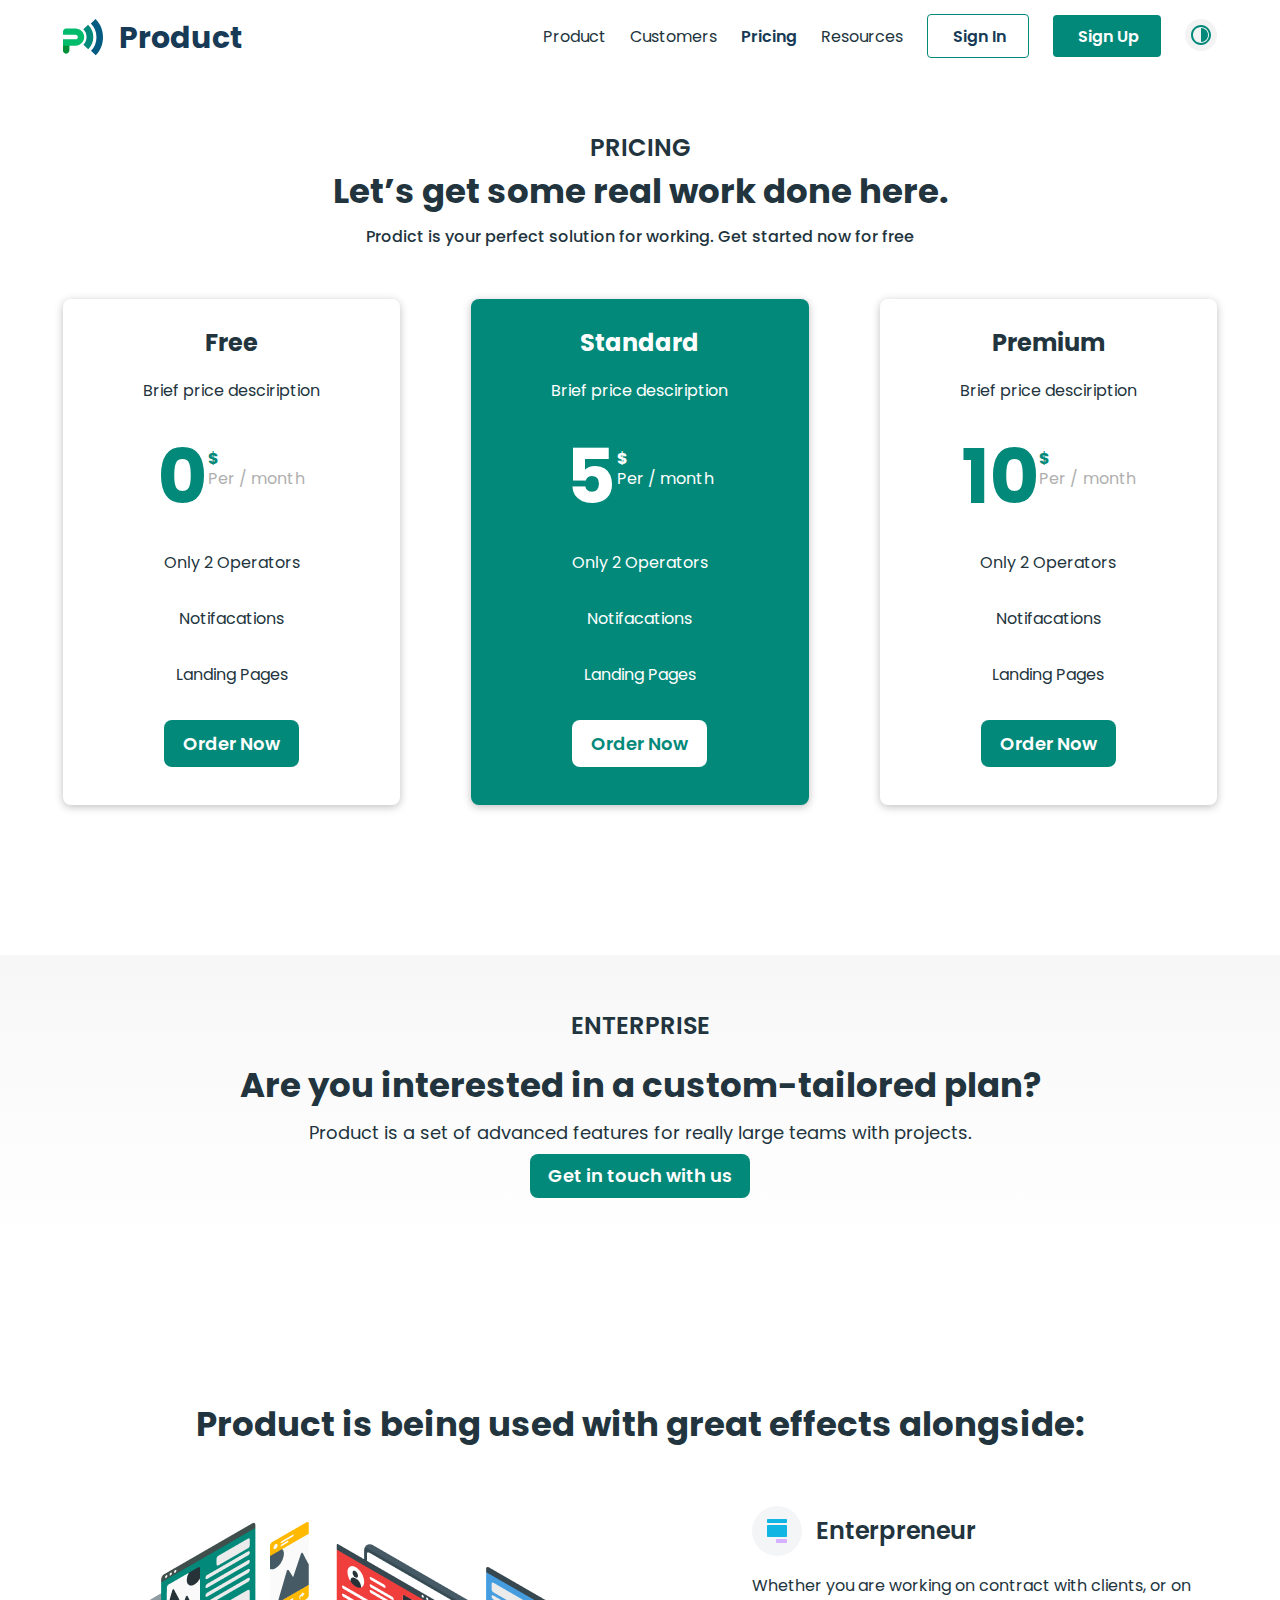
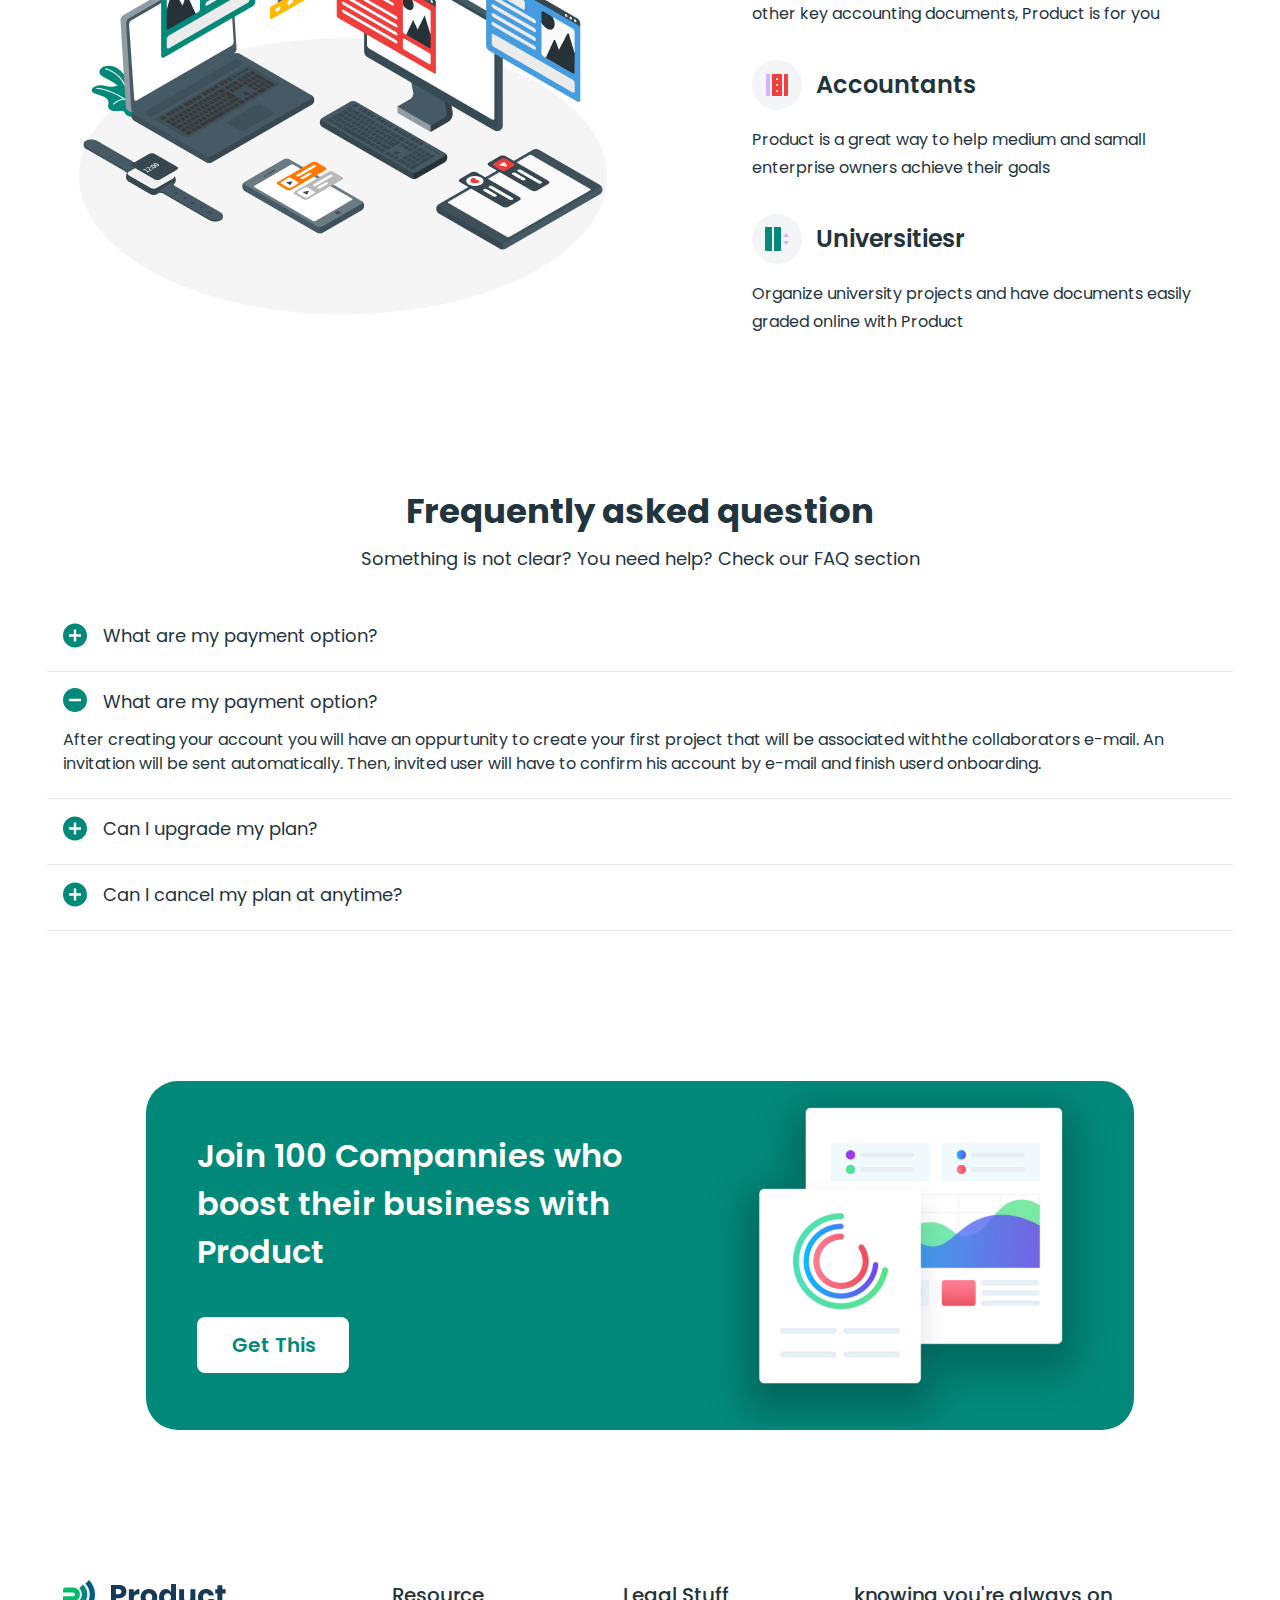
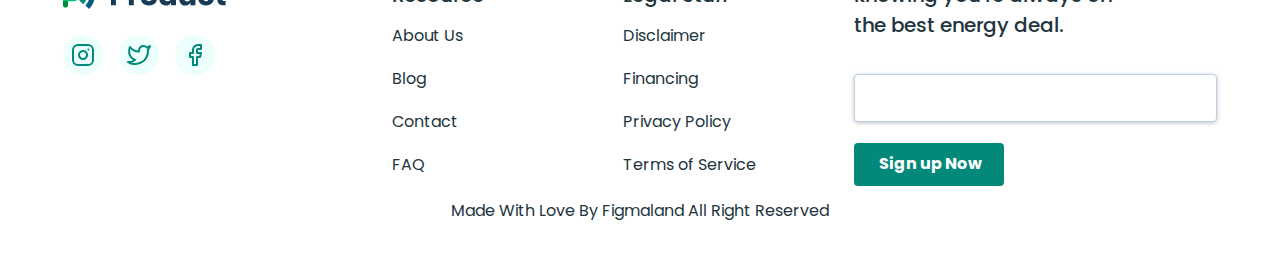
<file: pricing.html>
<!DOCTYPE html>
<html lang="en">
<head>
  <meta charset="UTF-8">
  <meta http-equiv="X-UA-Compatible" content="IE=edge">
  <meta name="viewport" content="width=device-width, initial-scale=1.0">
  <title>Pricing</title>
  <link href='https://unpkg.com/boxicons@2.1.4/css/boxicons.min.css' rel='stylesheet'>
  <link rel="stylesheet" href="css/normalize.css">
  <link rel="stylesheet" href="css/col.css">
  <link rel="stylesheet" href="css/pricing.css">
</head>
<body>
 
  <header>
    <div class="container">
      <div class="row between-lg middle-lg">
       <div class="logo col-lg-3 col-md-3 col-sm-6 col-xs-7 row">
        <img src="img/logo1.svg" alt="logo">
        <h1>Product</h1>
       </div>
       <nav class="navbar col-lg-9 col-md-9">
        <ul class="navbar-list row middle-lg end-lg  ">         
          <li>
            <ul class="item-list middle-lg end-lg row">
              <li><a href="index.html" >Product</a></li>
              <li><a href="customers.html" >Customers</a></li>
              <li><a href="pricing.html" class="active" >Pricing</a></li>
              <li><a href="Resources.html">Resources</a></li>
            </ul>
          </li>
          <li><a href="#">Sign In</a></li>
          <li><a href="#">Sign Up</a></li>
          <li><img id="dark-light" src="img/logo2.svg" alt="logo"></li>
        </ul>
       </nav>
       <div class="navbar-menu col-sm-1 col-xs-1">
        <label for="icon">
          <i class='bx bx-menu'></i>
        </label>
       </div>               
      </div>
      <input type="checkbox" id="icon" class="icon">
      <div class="menu row">              
        <div class="col-lg-12">
          <a href="#">Sign In</a>
          <a href="#">Sign Up</a>
          <img id="dark-lights" src="img/logo2.svg" alt="logo">
        </div>
        <div class="col-lg-12">
          <a href="index.html" class="active">Prodact</a>
          <a href="customers.html" class="active">Customers</a>
          <a href="pricing.html" class="active">Pricing</a>
          <a href="Resources.html" class="active">Resources</a>
        </div>
      </div>
    </div>
  </header>


  <main>
    <section id="section1">
      <div class="container">
        <div class="row price middle-lg">
          <h3 class="col-lg-12 col-md-12 col-sm-12 col-xs-12">PRICING</h3>
          <h2 class="col-lg-12 col-md-12 col-sm-12 col-xs-12">Let’s get some real work done here.</h2>
          <p class="col-lg-12 col-md-12 col-xs-12">Prodict is your perfect solution for working. Get started now for free</p>
          <div class="price-div col-lg-12 col-md-12 col-sm-8 col-xs-12">
            <div class="price-title">
              <h3>Free</h3>
              <p>Brief price desciription</p>
              <div>
                <h1>0</h1>
                <div>
                  <span>$</span>
                  <p>Per / month</p>
                </div>
              </div>
              <p>Only 2 Operators</p>
              <p>Notifacations</p>
              <P>Landing Pages</P>
              <a href="#"> Order Now </a>
            </div>
            <div class="price-title">
              <h3>Standard</h3>
              <p>Brief price desciription</p>
              <div>
                <h1>5</h1>
                <div>
                  <span>$</span>
                  <p>Per / month</p>
                </div>
              </div>
              <p>Only 2 Operators</p>
              <p>Notifacations</p>
              <P>Landing Pages</P>
              <a href="#"> Order Now </a>
            </div>
            <div class="price-title">
              <h3>Premium</h3>
              <p>Brief price desciription</p>
              <div>
                <h1>10</h1>
                <div>
                  <span>$</span>
                  <p>Per / month</p>
                </div>
              </div>
              <p>Only 2 Operators</p>
              <p>Notifacations</p>
              <P>Landing Pages</P>
              <a href="#"> Order Now </a>
            </div>
          </div>
        </div>
        
      </div>
    </section>

    <section id="section2">
      <div class="container">
        <div class="row enterprise center-lg">
          <h3 class="col-lg-12 col-md-12 col-sm-12 col-xs-12">ENTERPRISE</h3>
          <h2 class="col-lg-12 col-md-12 col-sm-12 col-xs-12">Are you interested  in a custom-tailored plan?</h2>
          <p class="col-lg-12 col-md-12 col-sm-12 col-xs-12">Product is a set of advanced features for really large teams with projects.</p>
          <a href="#">Get in touch with us</a>
        </div>
      </div>
    </section>

    <section id="section3">
      <div class="container">
        <div class="row product ">
          <h2 class="col-lg-12 col-md-12 col-sm-12 col-xs-12  center-lg">Product is being used with great effects alongside:</h2>
          <div class="product-title row middle-lg between-lg col-lg-12 col-md-12 col-sm-12 col-xs-12">
            <div class="product-logo col-lg-6 col-md-6 col-sm-12 col-xs-12">
              <img src="img/amico5.png" alt="product">
            </div>
            <div class="product-div col-lg-5 col-md-6 col-sm-12 col-xs-12  row">
              <div class="row">
                <img src="img/Feature1.svg" alt="logo">
                <h3>Enterpreneur</h3>
              </div>
              <p>Whether you are working on contract with clients, or on other key accounting documents, Product is for you</p>
              <div class="row">
                <img src="img/Feature2.svg" alt="logo">
                <h3>Accountants</h3>
              </div>
              <p>Product is a great way to help medium and samall enterprise owners achieve their goals</p>
              <div class="row">
                <img src="img/Feature3.svg" alt="logo">
                <h3>Universitiesr</h3>
              </div>
              <p>Organize university projects and have documents easily graded online with Product</p>
            </div>
          </div>
        </div>
      </div>
    </section>

    <section id="section4">
      <div class="container">
        <div class="row question">
          <h2 class="col-lg-12 col-md-12 col-sm-12 col-xs-12 center-lg">Frequently asked question</h2>
          <p class="col-lg-12 col-md-12 col-sm-12 col-xs-12 center-lg">Something is not clear? You need help? Check our FAQ section</p>
          <div class="question-title row">
            <div class="row col-lg-12 col-md-12 col-sm-12 col-xs-12">
              <img src="img/plus_circle.svg" alt="link">
              <h4>What are my payment option?</h4>
            </div>
            <div class="row col-lg-12 col-md-12 col-sm-12 col-xs-12">
              <img src="img/minus_circle.svg"link">
              <h4>What are my payment option?</h4>
              <p>After creating your account you will have an oppurtunity to create your first project that will be associated withthe collaborators e-mail. An invitation  will be sent automatically. Then, invited user will 
                have to confirm his account by e-mail and finish userd onboarding.</p>
            </div>
            <div class="row col-lg-12 col-md-12 col-sm-12 col-xs-12">
              <img src="img/plus_circle.svg" alt="logo">
              <h4>Can I upgrade my plan?</h4>
            </div>
            <div class="row col-lg-12 col-md-12 col-sm-12 col-xs-12">
              <img src="img/plus_circle.svg" alt="logo">
              <h4>Can I cancel my plan at anytime?</h4>
            </div>

          </div>
        </div>
      </div>
    </section>
  </main>


  <footer>
    <div class="container">
      <div class="row footer">
        <aside class="col-lg-10 col-md-10 col-sm-12 col-xs-12 between-lg row">
          <div class="aside-title  row col-lg-6 col-md-6 col-sm-12 col-xs-12">
            <h1>Join 100 Compannies who boost their business with Product</h1>
            <a href="#">Get This</a>
          </div>
          <div class="aside-logo col-lg-6 col-md-6 col-sm-12 colxs-12">
            <img src="img/screen.svg" alt="logo">
          </div>
        </aside>
        <div class="footer-title col-lg-12 col-md-12 col-sm-12 col-xs-12 between-lg row">
          <div class="footer-log col-lg-3 col-md-3 col-sm-12 row">
            <div class="logo row">
              <img src="img/logo6.svg" alt="logo">
             </div>
             <ul class="footer-list row between-lg">
              <li><a href="#"><img src="img/logo3.svg" alt="logo"></a></li>
              <li><a href="#"><img src="img/logo4.svg" alt="logo"></a></li>
              <li><a href="#"><img src="img/logo5.svg" alt="logo"></a></li>
             </ul>
          </div>
          <ul class="footer-list2 col-lg-2 col-md-2 col-sm-12">
            <li class="active">Resource</li>
            <li><a href="#">About Us</a></li>
            <li><a href="#">Blog</a></li>
            <li><a href="#">Contact</a></li>
            <li><a href="#">FAQ</a></li>
          </ul>
          <ul class="footer-list2 col-lg-2 col-md-2 col-sm-12">
            <li class="active">Legal Stuff</li>
            <li><a href="#">Disclaimer</a></li>
            <li><a href="#">Financing</a></li>
            <li><a href="#">Privacy Policy</a></li>
            <li><a href="#">Terms of Service</a></li>
          </ul>
          <div class="footer-div row col-lg-4 col-md-4 col-sm-12 ">
            <h3>
              knowing you're always on <br> the best energy deal. 
            </h3>
            <span></span>
            <a href="#">Sign up Now</a>
          </div>
        </div>
        <div class="footer-text col-lg-12 col-md-12 col-md-12 col-sm-12 col-xs-12 center-lg">
          <p>Made With Love By Figmaland All Right Reserved </p>         
        </div>
      </div>
    </div>
  </footer>
  <script src="js/main.js"></script>
</body>
</html>
</file>
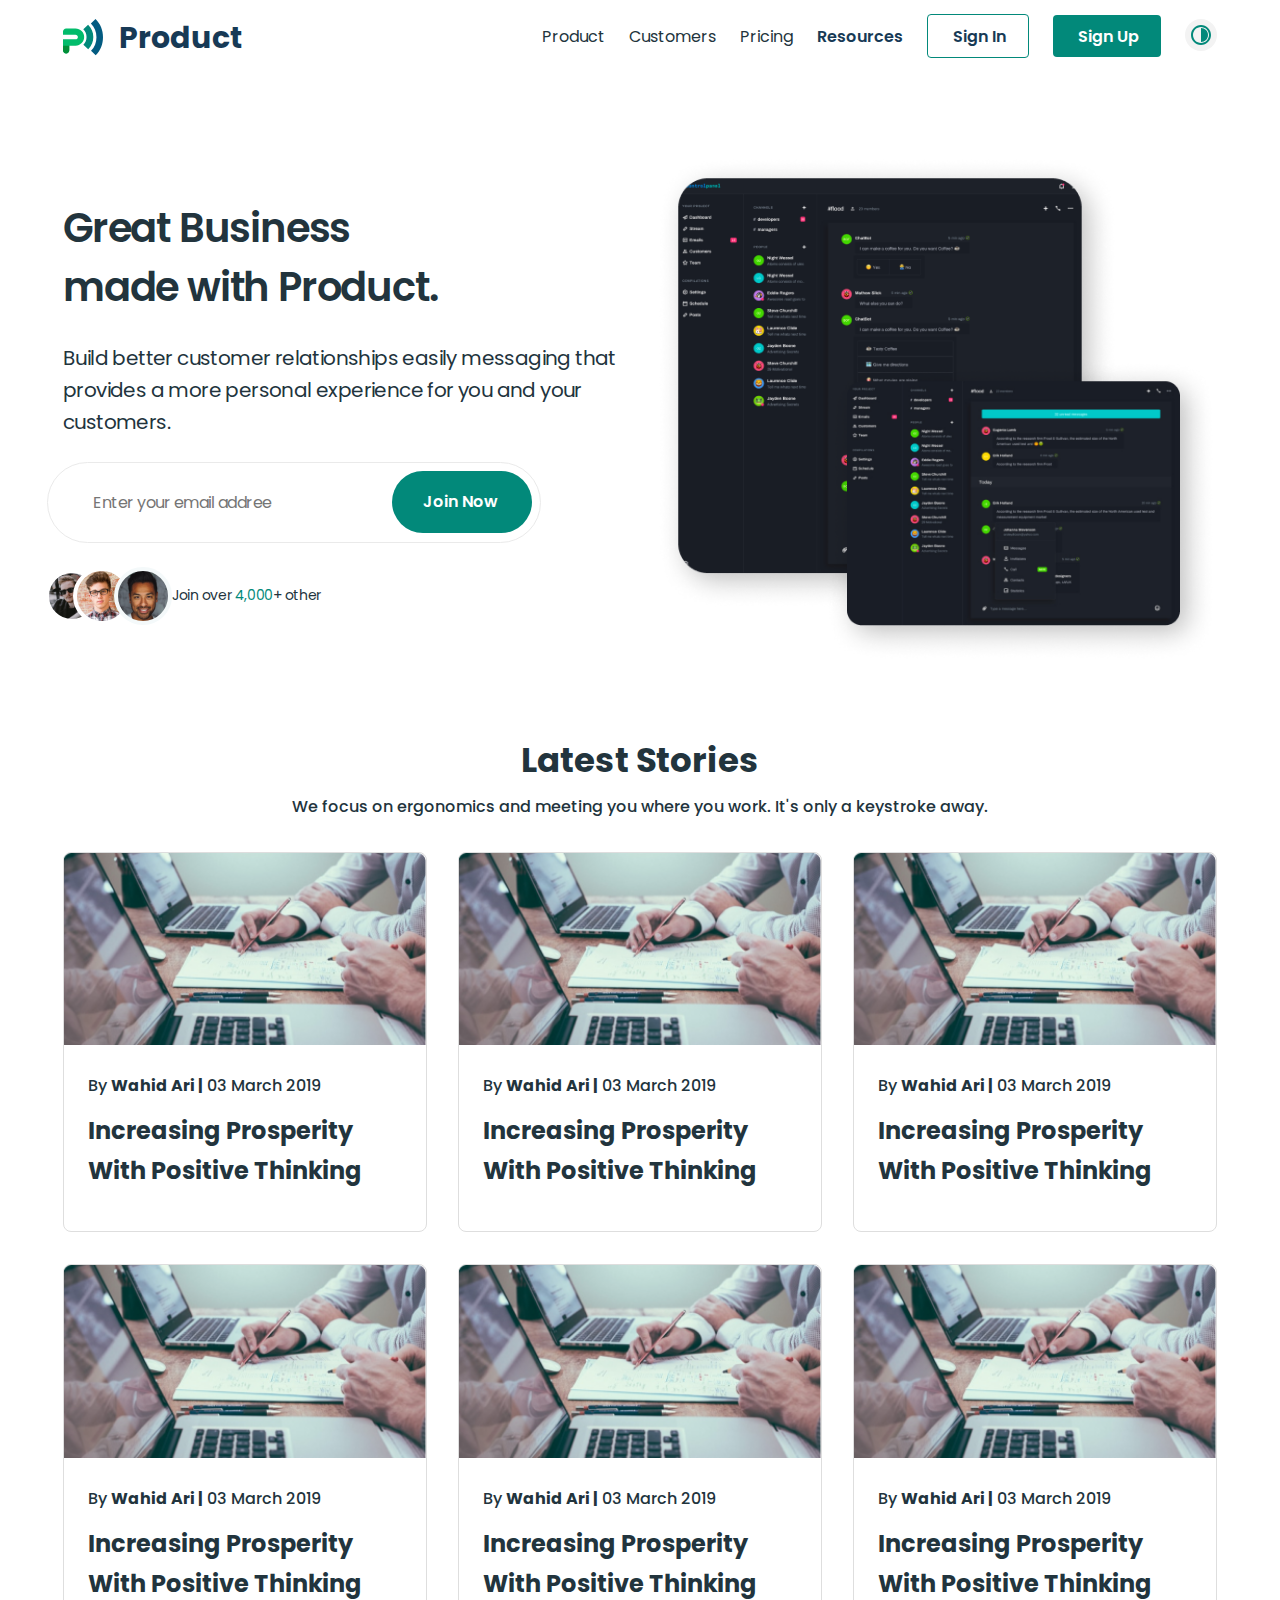
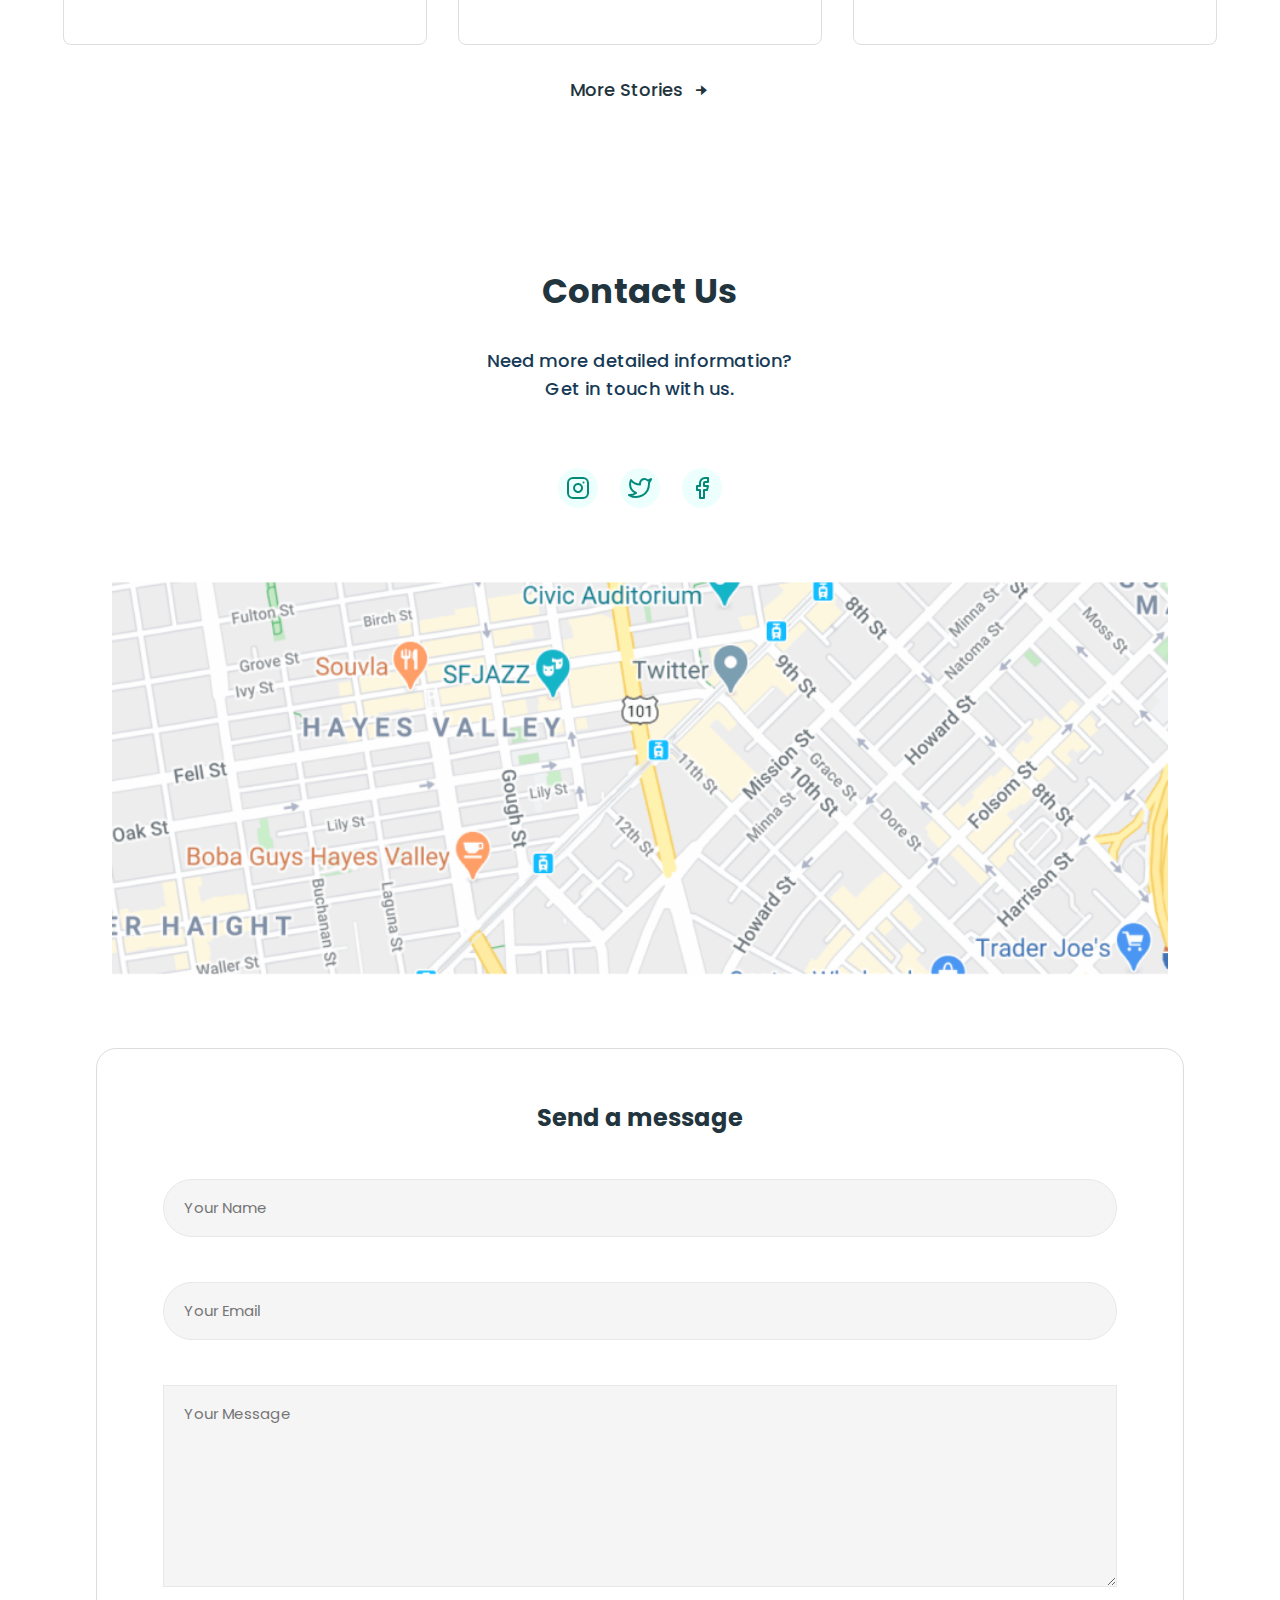
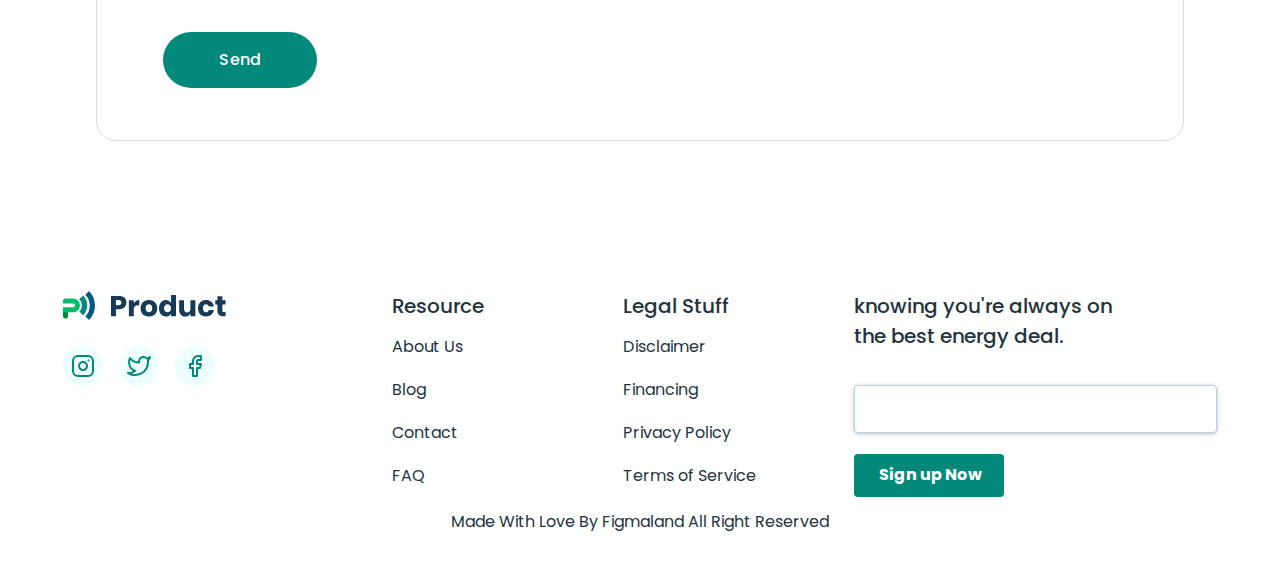
<file: Resources.html>
<!DOCTYPE html>
<html lang="en">
<head>
  <meta charset="UTF-8">
  <meta http-equiv="X-UA-Compatible" content="IE=edge">
  <meta name="viewport" content="width=device-width, initial-scale=1.0">
  <title>My-Prodauct</title>
  <link href='https://unpkg.com/boxicons@2.1.4/css/boxicons.min.css' rel='stylesheet'>
  <link rel="stylesheet" href="css/normalize.css">
  <link rel="stylesheet" href="css/col.css">
  <link rel="stylesheet" href="css/resources.css">
</head>
<body>
 
  <header>
    <div class="container">
      <div class="row between-lg middle-lg">
       <div class="logo col-lg-3 col-md-3 col-sm-6 col-xs-7 row">
        <img src="img/logo1.svg" alt="logo">
        <h1>Product</h1>
       </div>
       <nav class="navbar col-lg-9 col-md-9">
        <ul class="navbar-list row middle-lg end-lg  ">         
          <li>
            <ul class="item-list middle-lg end-lg row">
              <li><a href="index.html" >Product</a></li>
              <li><a href="customers.html" >Customers</a></li>
              <li><a href="pricing.html">Pricing</a></li>
              <li><a href="Resources.html" class="active">Resources</a></li>
            </ul>
          </li>
          <li><a href="#">Sign In</a></li>
          <li><a href="#">Sign Up</a></li>
          <li><img id="dark-light" src="img/logo2.svg" alt="logo"></li>
        </ul>
       </nav>
       <div class="navbar-menu col-sm-1 col-xs-1">
        <label for="icon">
          <i class='bx bx-menu'></i>
        </label>
       </div>               
      </div>
      <input type="checkbox" id="icon" class="icon">
      <div class="menu row">              
        <div class="col-lg-12">
          <a href="#">Sign In</a>
          <a href="#">Sign Up</a>
          <img id="dark-lights" src="img/logo2.svg" alt="logo">
        </div>
        <div class="col-lg-12">
          <a href="index.html" class="active">Prodact</a>
          <a href="customers.html" class="active">Customers</a>
          <a href="pricing.html" class="active">Pricing</a>
          <a href="Resources.html" class="active">Resources</a>
        </div>
      </div>
    </div>
  </header>

  <main>
    <section id="section1">
      <div class="container">
        <div class="row middle-lg great">
          <div class="great-title col-lg-6 col-md-6 col-sm-12 col-xs-12">
            <h2 class="col-lg-12 col-md-12 col-sm-12 col-xs-12">
              Great Business <br> made with Product.
            </h2 >
            <p class="col-lg-12 col-md-12 col-sm-12 col-xs-12">Build better customer relationships easily messaging 
              that provides a more personal experience for you and your customers.</p>
             <div class="great-button col-lg-10 col-md-12 col-sm-12 col-xs-12">
              <input class="col-lg-12 col-md-12 col-sm-12 col-xs-12" type="email" placeholder="Enter your email addree">
              <a href="#"> Join Now</a>
             </div>
             <div class="great-font row middle-lg">
              <img src="img/Group1451.svg" alt="logo">
              <p>Join over <span>4,000</span>+ other</p>
             </div> 
          </div>
          <div class="great-logo col-lg-6 col-md-6 col-sm-12 col-xs-12">
            <img src="img/Group1452.png" alt="logo">
          </div>
        </div>
      </div>
    </section>
    <section id="section2">
      <div class="container">
        <div class="row center-lg strateg">
          <h2 class="col-lg-12 col-md-12 col-sm-12 col-xs-12">Latest Stories</h2>
          <p class="col-lg-12 col-md-12 col-sm-12 col-xs-12">We focus on ergonomics and meeting you where you work. It's only a keystroke away.  </p>
          <div class="col-lg-12 col-md-12 col-sm-12 col-xs-12 strateg-div row">
            <figure>
              <img src="img/image.png" alt="img">
              <p>By <b>Wahid Ari |</b> 03 March 2019</p>
              <h3>Increasing Prosperity With Positive Thinking</h3>
            </figure>
            <figure>
              <img src="img/image.png" alt="img">
              <p>By <b>Wahid Ari |</b> 03 March 2019</p>
              <h3>Increasing Prosperity With Positive Thinking</h3>
            </figure>
            <figure>
              <img src="img/image.png" alt="img">
              <p>By <b>Wahid Ari |</b> 03 March 2019</p>
              <h3>Increasing Prosperity With Positive Thinking</h3>
            </figure>
            <figure>
              <img src="img/image.png" alt="img">
              <p>By <b>Wahid Ari |</b> 03 March 2019</p>
              <h3>Increasing Prosperity With Positive Thinking</h3>
            </figure>
            <figure>
              <img src="img/image.png" alt="img">
              <p>By <b>Wahid Ari |</b> 03 March 2019</p>
              <h3>Increasing Prosperity With Positive Thinking</h3>
            </figure>
            <figure>
              <img src="img/image.png" alt="img">
              <p>By <b>Wahid Ari |</b> 03 March 2019</p>
              <h3>Increasing Prosperity With Positive Thinking</h3>
            </figure>
          </div>
          <div class="story-link row middle-lg ">
            <a href="#">More Stories</a>
            <i class='bx bxs-right-arrow-alt'></i>
          </div>
        </div>
      </div>
    </section>
    <section id="section3">
      <div class="container">
        <div class="row middle-lg center-lg contact">
          <div class="col-lg-4 col-md-6 col-sm-8 col-xs-12 contact-title">
            <h2>Contact Us</h2>
            <p>Need more detailed information? 
              Get in touch with us.</p>
            <ul class="footer-list center-lg row ">
              <li><a href="#"><img src="img/logo3.svg" alt="logo"></a></li>
              <li><a href="#"><img src="img/logo4.svg" alt="logo"></a></li>
              <li><a href="#"><img src="img/logo5.svg" alt="logo"></a></li>
            </ul>  
          </div>
          <div class="col-lg-11 col-md-12 col-sm-12 col-xs-12 contact-logo">
            <img src="img/screencontent.png" alt="map">
          </div>
          <div class="col-lg-11 col-md-12 col-sm-12 col-xs-12  contact-form">
            <form action="#" class="col-lg-12 col-md-12 col-sm-12 col-xs-12  row">
              <h3 class="col-lg-12 col-md-12 col-sm-12 col-xs-12 ">Send a message</h3>
              <input class="col-lg-12 col-md-12 col-sm-12 col-xs-12 " type="text" name="Name" placeholder="Your Name">
              <input class="col-lg-12 col-md-12 col-sm-12 col-xs-12 " type="email" name="Email" placeholder="Your Email">
              <textarea class="col-lg-12 col-md-12 col-sm-12 col-xs-12 " name="message" placeholder="Your Message" cols="100" rows="10"></textarea>
              <input type="submit" value="Send">
            </form>
          </div>
        </div>
      </div>
    </section>
  </main>

  <footer>
    <div class="container">
      <div class="row footer">      
        <div class="footer-title col-lg-12 col-md-12 col-sm-12 col-xs-12 between-lg row">
          <div class="footer-log col-lg-3 col-md-3 col-sm-12 row">
            <div class="logo row">
              <img src="img/logo6.svg" alt="logo">
             </div>
             <ul class="footer-list row between-lg">
              <li><a href="#"><img src="img/logo3.svg" alt="logo"></a></li>
              <li><a href="#"><img src="img/logo4.svg" alt="logo"></a></li>
              <li><a href="#"><img src="img/logo5.svg" alt="logo"></a></li>
             </ul>
          </div>
          <ul class="footer-list2 col-lg-2 col-md-2 col-sm-12">
            <li class="active">Resource</li>
            <li><a href="#">About Us</a></li>
            <li><a href="#">Blog</a></li>
            <li><a href="#">Contact</a></li>
            <li><a href="#">FAQ</a></li>
          </ul>
          <ul class="footer-list2 col-lg-2 col-md-2 col-sm-12">
            <li class="active">Legal Stuff</li>
            <li><a href="#">Disclaimer</a></li>
            <li><a href="#">Financing</a></li>
            <li><a href="#">Privacy Policy</a></li>
            <li><a href="#">Terms of Service</a></li>
          </ul>
          <div class="footer-div row col-lg-4 col-md-4 col-sm-12 ">
            <h3>
              knowing you're always on <br> the best energy deal. 
            </h3>
            <span></span>
            <a href="#">Sign up Now</a>
          </div>
        </div>
        <div class="footer-text col-lg-12 col-md-12 col-md-12 col-sm-12 col-xs-12 center-lg">
          <p>Made With Love By Figmaland All Right Reserved </p>         
        </div>
      </div>
    </div>
  </footer>
  <script src="js/main.js"></script>
</body>
</html>
</file>
<file: css/col.css>
/* Uncomment and set these variables to customize the grid. */
* {
    box-sizing: border-box;
  }
  .container-fluid {
    margin-right: auto;
    margin-left: auto;
    padding-right: 2rem;
    padding-left: 2rem;
  }
  .container {
    max-width: 76rem;
    margin: 0 auto;
    padding: 0 15px;
  }
  .row {
    display: -ms-flexbox;
    display: -webkit-box;
    display: flex;
    -ms-flex: 0 1 auto;
    -webkit-box-flex: 0;
    flex: 0 1 auto;
    -ms-flex-direction: row;
    -webkit-box-orient: horizontal;
    -webkit-box-direction: normal;
    flex-direction: row;
    -ms-flex-wrap: wrap;
    flex-wrap: wrap;
  }
  
  .row.reverse {
    -ms-flex-direction: row-reverse;
    -webkit-box-orient: horizontal;
    -webkit-box-direction: reverse;
    flex-direction: row-reverse;
  }
  
  .col.reverse {
    -ms-flex-direction: column-reverse;
    -webkit-box-orient: vertical;
    -webkit-box-direction: reverse;
    flex-direction: column-reverse;
  }
  
  .col-lg,
  .col-lg-1,
  .col-lg-2,
  .col-lg-3,
  .col-lg-4,
  .col-lg-5,
  .col-lg-6,
  .col-lg-7,
  .col-lg-8,
  .col-lg-9,
  .col-lg-10,
  .col-lg-11,
  .col-lg-12 {
    box-sizing: border-box;
    -ms-flex: 0 0 auto;
    -webkit-box-flex: 0;
    flex: 0 0 auto;
    padding-right: 1rem;
    padding-left: 1rem;
  }
  
  .col-lg {
    -webkit-flex-grow: 1;
    -ms-flex-positive: 1;
    -webkit-box-flex: 1;
    flex-grow: 1;
    -ms-flex-preferred-size: 0;
    flex-basis: 0;
    max-width: 100%;
  }
  
  .col-lg-1 {
    -ms-flex-preferred-size: 8.333%;
    flex-basis: 8.333%;
    max-width: 8.333%;
  }
  
  .col-lg-2 {
    -ms-flex-preferred-size: 16.667%;
    flex-basis: 16.667%;
    max-width: 16.667%;
  }
  
  .col-lg-3 {
    -ms-flex-preferred-size: 25%;
    flex-basis: 25%;
    max-width: 25%;
  }
  
  .col-lg-4 {
    -ms-flex-preferred-size: 33.333%;
    flex-basis: 33.333%;
    max-width: 33.333%;
  }
  
  .col-lg-5 {
    -ms-flex-preferred-size: 41.667%;
    flex-basis: 41.667%;
    max-width: 41.667%;
  }
  
  .col-lg-6 {
    -ms-flex-preferred-size: 50%;
    flex-basis: 50%;
    max-width: 50%;
  }
  
  .col-lg-7 {
    -ms-flex-preferred-size: 58.333%;
    flex-basis: 58.333%;
    max-width: 58.333%;
  }
  
  .col-lg-8 {
    -ms-flex-preferred-size: 66.667%;
    flex-basis: 66.667%;
    max-width: 66.667%;
  }
  
  .col-lg-9 {
    -ms-flex-preferred-size: 75%;
    flex-basis: 75%;
    max-width: 75%;
  }
  
  .col-lg-10 {
    -ms-flex-preferred-size: 83.333%;
    flex-basis: 83.333%;
    max-width: 83.333%;
  }
  
  .col-lg-11 {
    -ms-flex-preferred-size: 91.667%;
    flex-basis: 91.667%;
    max-width: 91.667%;
  }
  
  .col-lg-12 {
    -ms-flex-preferred-size: 100%;
    flex-basis: 100%;
    max-width: 100%;
  }
  
  .col-lg-offset-1 {
    margin-left: 8.333%;
  }
  
  .col-lg-offset-2 {
    margin-left: 16.667%;
  }
  
  .col-lg-offset-3 {
    margin-left: 25%;
  }
  
  .col-lg-offset-4 {
    margin-left: 33.333%;
  }
  
  .col-lg-offset-5 {
    margin-left: 41.667%;
  }
  
  .col-lg-offset-6 {
    margin-left: 50%;
  }
  
  .col-lg-offset-7 {
    margin-left: 58.333%;
  }
  
  .col-lg-offset-8 {
    margin-left: 66.667%;
  }
  
  .col-lg-offset-9 {
    margin-left: 75%;
  }
  
  .col-lg-offset-10 {
    margin-left: 83.333%;
  }
  
  .col-lg-offset-11 {
    margin-left: 91.667%;
  }
  
  .start-lg {
    -ms-flex-pack: start;
    -webkit-box-pack: start;
    justify-content: flex-start;
    text-align: start;
  }
  
  .center-lg {
    -ms-flex-pack: center;
    -webkit-box-pack: center;
    justify-content: center;
    text-align: center;
  }
  
  .end-lg {
    -ms-flex-pack: end;
    -webkit-box-pack: end;
    justify-content: flex-end;
    text-align: end;
  }
  
  .top-lg {
    -ms-flex-align: start;
    -webkit-box-align: start;
    align-items: flex-start;
  }
  
  .middle-lg {
    -ms-flex-align: center;
    -webkit-box-align: center;
    align-items: center;
  }
  
  .bottom-lg {
    -ms-flex-align: end;
    -webkit-box-align: end;
    align-items: flex-end;
  }
  
  .around-lg {
    -ms-flex-pack: distribute;
    justify-content: space-around;
  }
  
  .between-lg {
    -ms-flex-pack: justify;
    -webkit-box-pack: justify;
    justify-content: space-between;
  }
  
  
  .first-lg {
    -ms-flex-order: -1;
    -webkit-box-ordinal-group: 0;
    order: -1;
  }
  
  .last-lg {
    -ms-flex-order: 1;
    -webkit-box-ordinal-group: 2;
    order: 1;
  }
  @media only screen and (max-width: 62em) {
    .container {
      max-width: 61rem;
    }
  
    .col-md,
    .col-md-1,
    .col-md-2,
    .col-md-3,
    .col-md-4,
    .col-md-5,
    .col-md-6,
    .col-md-7,
    .col-md-8,
    .col-md-9,
    .col-md-10,
    .col-md-11,
    .col-md-12 {
      box-sizing: border-box;
      -ms-flex: 0 0 auto;
      -webkit-box-flex: 0;
      flex: 0 0 auto;
      padding-right: 1rem;
      padding-left: 1rem;
    }
  
    .col-md {
      -webkit-flex-grow: 1;
      -ms-flex-positive: 1;
      -webkit-box-flex: 1;
      flex-grow: 1;
      -ms-flex-preferred-size: 0;
      flex-basis: 0;
      max-width: 100%;
    }
  
    .col-md-1 {
      -ms-flex-preferred-size: 8.333%;
      flex-basis: 8.333%;
      max-width: 8.333%;
    }
  
    .col-md-2 {
      -ms-flex-preferred-size: 16.667%;
      flex-basis: 16.667%;
      max-width: 16.667%;
    }
  
    .col-md-3 {
      -ms-flex-preferred-size: 25%;
      flex-basis: 25%;
      max-width: 25%;
    }
  
    .col-md-4 {
      -ms-flex-preferred-size: 33.333%;
      flex-basis: 33.333%;
      max-width: 33.333%;
    }
  
    .col-md-5 {
      -ms-flex-preferred-size: 41.667%;
      flex-basis: 41.667%;
      max-width: 41.667%;
    }
  
    .col-md-6 {
      -ms-flex-preferred-size: 50%;
      flex-basis: 50%;
      max-width: 50%;
    }
  
    .col-md-7 {
      -ms-flex-preferred-size: 58.333%;
      flex-basis: 58.333%;
      max-width: 58.333%;
    }
  
    .col-md-8 {
      -ms-flex-preferred-size: 66.667%;
      flex-basis: 66.667%;
      max-width: 66.667%;
    }
  
    .col-md-9 {
      -ms-flex-preferred-size: 75%;
      flex-basis: 75%;
      max-width: 75%;
    }
  
    .col-md-10 {
      -ms-flex-preferred-size: 83.333%;
      flex-basis: 83.333%;
      max-width: 83.333%;
    }
  
    .col-md-11 {
      -ms-flex-preferred-size: 91.667%;
      flex-basis: 91.667%;
      max-width: 91.667%;
    }
  
    .col-md-12 {
      -ms-flex-preferred-size: 100%;
      flex-basis: 100%;
      max-width: 100%;
    }
  
    .col-md-offset-1 {
      margin-left: 8.333%;
    }
  
    .col-md-offset-2 {
      margin-left: 16.667%;
    }
  
    .col-md-offset-3 {
      margin-left: 25%;
    }
  
    .col-md-offset-4 {
      margin-left: 33.333%;
    }
  
    .col-md-offset-5 {
      margin-left: 41.667%;
    }
  
    .col-md-offset-6 {
      margin-left: 50%;
    }
  
    .col-md-offset-7 {
      margin-left: 58.333%;
    }
  
    .col-md-offset-8 {
      margin-left: 66.667%;
    }
  
    .col-md-offset-9 {
      margin-left: 75%;
    }
  
    .col-md-offset-10 {
      margin-left: 83.333%;
    }
  
    .col-md-offset-11 {
      margin-left: 91.667%;
    }
  
    .start-md {
      -ms-flex-pack: start;
      -webkit-box-pack: start;
      justify-content: flex-start;
      text-align: start;
    }
  
    .center-md {
      -ms-flex-pack: center;
      -webkit-box-pack: center;
      justify-content: center;
      text-align: center;
    }
  
    .end-md {
      -ms-flex-pack: end;
      -webkit-box-pack: end;
      justify-content: flex-end;
      text-align: end;
    }
  
    .top-md {
      -ms-flex-align: start;
      -webkit-box-align: start;
      align-items: flex-start;
    }
  
    .middle-md {
      -ms-flex-align: center;
      -webkit-box-align: center;
      align-items: center;
    }
  
    .bottom-md {
      -ms-flex-align: end;
      -webkit-box-align: end;
      align-items: flex-end;
    }
  
    .around-md {
      -ms-flex-pack: distribute;
      justify-content: space-around;
    }
  
    .between-md {
      -ms-flex-pack: justify;
      -webkit-box-pack: justify;
      justify-content: space-between;
    }
  
    .first-md {
      -ms-flex-order: -1;
      -webkit-box-ordinal-group: 0;
      order: -1;
    }
  
    .last-md {
      -ms-flex-order: 1;
      -webkit-box-ordinal-group: 2;
      order: 1;
    }
  }
  
  @media only screen and (max-width: 48em) {
    .container {
      max-width: 46rem;
    }
  
    .col-sm,
    .col-sm-1,
    .col-sm-2,
    .col-sm-3,
    .col-sm-4,
    .col-sm-5,
    .col-sm-6,
    .col-sm-7,
    .col-sm-8,
    .col-sm-9,
    .col-sm-10,
    .col-sm-11,
    .col-sm-12 {
      box-sizing: border-box;
      -ms-flex: 0 0 auto;
      -webkit-box-flex: 0;
      flex: 0 0 auto;
      padding-right: 1rem;
      padding-left: 1rem;
    }
  
    .col-sm {
      -webkit-flex-grow: 1;
      -ms-flex-positive: 1;
      -webkit-box-flex: 1;
      flex-grow: 1;
      -ms-flex-preferred-size: 0;
      flex-basis: 0;
      max-width: 100%;
    }
  
    .col-sm-1 {
      -ms-flex-preferred-size: 8.333%;
      flex-basis: 8.333%;
      max-width: 8.333%;
    }
  
    .col-sm-2 {
      -ms-flex-preferred-size: 16.667%;
      flex-basis: 16.667%;
      max-width: 16.667%;
    }
  
    .col-sm-3 {
      -ms-flex-preferred-size: 25%;
      flex-basis: 25%;
      max-width: 25%;
    }
  
    .col-sm-4 {
      -ms-flex-preferred-size: 33.333%;
      flex-basis: 33.333%;
      max-width: 33.333%;
    }
  
    .col-sm-5 {
      -ms-flex-preferred-size: 41.667%;
      flex-basis: 41.667%;
      max-width: 41.667%;
    }
  
    .col-sm-6 {
      -ms-flex-preferred-size: 50%;
      flex-basis: 50%;
      max-width: 50%;
    }
  
    .col-sm-7 {
      -ms-flex-preferred-size: 58.333%;
      flex-basis: 58.333%;
      max-width: 58.333%;
    }
  
    .col-sm-8 {
      -ms-flex-preferred-size: 66.667%;
      flex-basis: 66.667%;
      max-width: 66.667%;
    }
  
    .col-sm-9 {
      -ms-flex-preferred-size: 75%;
      flex-basis: 75%;
      max-width: 75%;
    }
  
    .col-sm-10 {
      -ms-flex-preferred-size: 83.333%;
      flex-basis: 83.333%;
      max-width: 83.333%;
    }
  
    .col-sm-11 {
      -ms-flex-preferred-size: 91.667%;
      flex-basis: 91.667%;
      max-width: 91.667%;
    }
  
    .col-sm-12 {
      -ms-flex-preferred-size: 100%;
      flex-basis: 100%;
      max-width: 100%;
    }
  
    .col-sm-offset-1 {
      margin-left: 8.333%;
    }
  
    .col-sm-offset-2 {
      margin-left: 16.667%;
    }
  
    .col-sm-offset-3 {
      margin-left: 25%;
    }
  
    .col-sm-offset-4 {
      margin-left: 33.333%;
    }
  
    .col-sm-offset-5 {
      margin-left: 41.667%;
    }
  
    .col-sm-offset-6 {
      margin-left: 50%;
    }
  
    .col-sm-offset-7 {
      margin-left: 58.333%;
    }
  
    .col-sm-offset-8 {
      margin-left: 66.667%;
    }
  
    .col-sm-offset-9 {
      margin-left: 75%;
    }
  
    .col-sm-offset-10 {
      margin-left: 83.333%;
    }
  
    .col-sm-offset-11 {
      margin-left: 91.667%;
    }
  
    .start-sm {
      -ms-flex-pack: start;
      -webkit-box-pack: start;
      justify-content: flex-start;
      text-align: start;
    }
  
    .center-sm {
      -ms-flex-pack: center;
      -webkit-box-pack: center;
      justify-content: center;
      text-align: center;
    }
  
    .end-sm {
      -ms-flex-pack: end;
      -webkit-box-pack: end;
      justify-content: flex-end;
      text-align: end;
    }
  
    .top-sm {
      -ms-flex-align: start;
      -webkit-box-align: start;
      align-items: flex-start;
    }
  
    .middle-sm {
      -ms-flex-align: center;
      -webkit-box-align: center;
      align-items: center;
    }
  
    .bottom-sm {
      -ms-flex-align: end;
      -webkit-box-align: end;
      align-items: flex-end;
    }
  
    .around-sm {
      -ms-flex-pack: distribute;
      justify-content: space-around;
    }
  
    .between-sm {
      -ms-flex-pack: justify;
      -webkit-box-pack: justify;
      justify-content: space-between;
    }
  
    .first-sm {
      -ms-flex-order: -1;
      -webkit-box-ordinal-group: 0;
      order: -1;
    }
  
    .last-sm {
      -ms-flex-order: 1;
      -webkit-box-ordinal-group: 2;
      order: 1;
    }
  }
  
  
  
  @media only screen and (max-width: 36em) {
    .container {
      max-width: 35rem;
    }
  
    .col-xs,
    .col-xs-1,
    .col-xs-2,
    .col-xs-3,
    .col-xs-4,
    .col-xs-5,
    .col-xs-6,
    .col-xs-7,
    .col-xs-8,
    .col-xs-9,
    .col-xs-10,
    .col-xs-11,
    .col-xs-12 {
      box-sizing: border-box;
      -ms-flex: 0 0 auto;
      -webkit-box-flex: 0;
      flex: 0 0 auto;
      padding-right: 1rem;
      padding-left: 1rem;
    }
  
    .col-xs {
      -webkit-flex-grow: 1;
      -ms-flex-positive: 1;
      -webkit-box-flex: 1;
      flex-grow: 1;
      -ms-flex-preferred-size: 0;
      flex-basis: 0;
      max-width: 100%;
    }
  
    .col-xs-1 {
      -ms-flex-preferred-size: 8.333%;
      flex-basis: 8.333%;
      max-width: 8.333%;
    }
  
    .col-xs-2 {
      -ms-flex-preferred-size: 16.667%;
      flex-basis: 16.667%;
      max-width: 16.667%;
    }
  
    .col-xs-3 {
      -ms-flex-preferred-size: 25%;
      flex-basis: 25%;
      max-width: 25%;
    }
  
    .col-xs-4 {
      -ms-flex-preferred-size: 33.333%;
      flex-basis: 33.333%;
      max-width: 33.333%;
    }
  
    .col-xs-5 {
      -ms-flex-preferred-size: 41.667%;
      flex-basis: 41.667%;
      max-width: 41.667%;
    }
  
    .col-xs-6 {
      -ms-flex-preferred-size: 50%;
      flex-basis: 50%;
      max-width: 50%;
    }
  
    .col-xs-7 {
      -ms-flex-preferred-size: 58.333%;
      flex-basis: 58.333%;
      max-width: 58.333%;
    }
  
    .col-xs-8 {
      -ms-flex-preferred-size: 66.667%;
      flex-basis: 66.667%;
      max-width: 66.667%;
    }
  
    .col-xs-9 {
      -ms-flex-preferred-size: 75%;
      flex-basis: 75%;
      max-width: 75%;
    }
  
    .col-xs-10 {
      -ms-flex-preferred-size: 83.333%;
      flex-basis: 83.333%;
      max-width: 83.333%;
    }
  
    .col-xs-11 {
      -ms-flex-preferred-size: 91.667%;
      flex-basis: 91.667%;
      max-width: 91.667%;
    }
  
    .col-xs-12 {
      -ms-flex-preferred-size: 100%;
      flex-basis: 100%;
      max-width: 100%;
    }
  
    .col-xs-offset-1 {
      margin-left: 8.333%;
    }
  
    .col-xs-offset-2 {
      margin-left: 16.667%;
    }
  
    .col-xs-offset-3 {
      margin-left: 25%;
    }
  
    .col-xs-offset-4 {
      margin-left: 33.333%;
    }
  
    .col-xs-offset-5 {
      margin-left: 41.667%;
    }
  
    .col-xs-offset-6 {
      margin-left: 50%;
    }
  
    .col-xs-offset-7 {
      margin-left: 58.333%;
    }
  
    .col-xs-offset-8 {
      margin-left: 66.667%;
    }
  
    .col-xs-offset-9 {
      margin-left: 75%;
    }
  
    .col-xs-offset-10 {
      margin-left: 83.333%;
    }
  
    .col-xs-offset-11 {
      margin-left: 91.667%;
    }
  
    .start-xs {
      -ms-flex-pack: start;
      -webkit-box-pack: start;
      justify-content: flex-start;
      text-align: start;
    }
  
    .center-xs {
      -ms-flex-pack: center;
      -webkit-box-pack: center;
      justify-content: center;
      text-align: center;
    }
  
    .end-xs {
      -ms-flex-pack: end;
      -webkit-box-pack: end;
      justify-content: flex-end;
      text-align: end;
    }
  
    .top-xs {
      -ms-flex-align: start;
      -webkit-box-align: start;
      align-items: flex-start;
    }
  
    .middle-xs {
      -ms-flex-align: center;
      -webkit-box-align: center;
      align-items: center;
    }
  
    .bottom-xs {
      -ms-flex-align: end;
      -webkit-box-align: end;
      align-items: flex-end;
    }
  
    .around-xs {
      -ms-flex-pack: distribute;
      justify-content: space-around;
    }
  
    .between-xs {
      -ms-flex-pack: justify;
      -webkit-box-pack: justify;
      justify-content: space-between;
    }
  
    .first-xs {
      -ms-flex-order: -1;
      -webkit-box-ordinal-group: 0;
      order: -1;
    }
  
    .last-xs {
      -ms-flex-order: 1;
      -webkit-box-ordinal-group: 2;
      order: 1;
    }
    .flex-wrap-xs {
      flex-wrap: wrap-reverse;
    }
  }
</file>
<file: css/style.css>
@import url('https://fonts.googleapis.com/css2?family=Poppins:ital,wght@0,100;0,200;0,300;0,400;0,500;0,600;0,700;0,800;0,900;1,100;1,200;1,300;1,400;1,500;1,600;1,700;1,800;1,900&display=swap');
* {
  margin: 0;
  padding: 0;
  font-family: 'Poppins', sans-serif;
}
h1, h2, h3, h4 {
  margin: 0;
}
:root {
  --bg-img:#EDEDED;
  --bg-back: #fff;
  --primar-font: #173A56;
  --primary-green: #02897A;
  --primary-blue: #4D8DFF;
  --primar-light: #740A76;
  --prmary-black: #22343D;
  --bg-white: #fff;
  --primary-red: #F03E3D;
}
.dark {
  --bg-img:#22343D;
  --bg-white: #fff;
  --bg-back: #1F2E35;
  --primar-font: #fff;
  --primary-green: #02897A;
  --primary-blue: #4D8DFF;
  --primar-light: #740A76;
  --prmary-black: #fff;
  --primary-red: #F03E3D;
}
/* GENERAL */
html {
  box-sizing: border-box;
  height: 100%;
  scroll-behavior: smooth;
}

*,
*::before,
*::after {
  box-sizing: inherit;
}

body {
  display: flex;
  flex-direction: column;
  padding: 0;
  margin: 0;
  background-color: var(--bg-back);
  overflow-x: hidden;
}

img {
  max-width: 100%;
  height: auto;
  width: auto;
}

.visually-hidden {
  position: absolute;
  width: 1px;
  height: 1px;
  margin: -1px;
  border: 0;
  padding: 0;
  clip: rect(0 0 0 0);
  overflow: hidden;
}

ul {
  list-style: none;
}
ul li {
  display: inline;
}
a {
  text-decoration: none;
}


/* Header */

header {
  padding: 19px 0 24px 0;
  background: var(--bg-back);
  margin-bottom: 25px;
}
.logo {
  grid-column-gap: 16px;
  align-items: center;
}
.logo h1 {
  font-style: normal;
  font-weight: 700;
  font-size: 30px;
  line-height: 28px;
  color: var(--primar-font);
}
.navbar-list {
  grid-column-gap: 24px;
}
.item-list {
  grid-column-gap: 24px;
}
.item-list a {
  font-style: normal;
  font-weight: 400;
  font-size: 16px;
  line-height: 28px;
  color: var(--prmary-black);
}
.item-list .active {
  color: var(--primar-font);
  font-weight: 600;
}
.navbar-list>li:nth-child(2)>a {
  font-style: normal;
  font-weight: 600;
  font-size: 16px;
  line-height: 24px;
  color: var(--primar-font);
  border: 1px solid var(--primary-green);
  border-radius: 4px;
  padding: 10px 22px 9px 25px;
}
.navbar-list>li:nth-child(3)>a {
  font-style: normal;
  font-weight: 600;
  font-size: 16px;
  line-height: 24px;
  color: #fff;
  padding: 10px 22px 9px 25px;
  background: #02897A;
  border-radius: 4px;
}
.icon {
  position: absolute;
  display: none;
}
.icon:checked + div {
  transform: translateX(0);
}
.menu {
  display: none;
  position: absolute;
  top: 0;
  left: 0;
  height: 100vh;
  width: 70%;
  background-color: var(--bg-back);
  align-items: center;
  text-align: center;
  transition: all .5s ease-in-out;
  transform: translateX(-100%);
  padding: 50px;
}
.menu div:nth-child(2){
  display: grid;
  grid-template-rows: 1fr 1fr 1fr 1fr;
  grid-row-gap: 60px;
}
.menu div:nth-child(1) {
  display: grid;
  justify-content: center;
  grid-template-rows: 1fr 1fr;
  grid-gap: 20px;
  justify-items: center;
}
.menu img {
  grid-column: span 2;
}
.menu a {
  color: var(--prmary-black);
}
.label {
  position: absolute;
}

/* Main */
#section1 {
  padding-bottom: 115px;
  background: linear-gradient(359.59deg, var(--bg-img) 0.35%, rgba(255, 255, 255, 0.0001) 99.63%);
}
.content-title h1 {
  font-style: normal;
  font-weight: 700;
  font-size: 40px;
  line-height: 60px;
  color: var(--prmary-black);
  margin-bottom: 18px;
}
.content-title p {
  font-style: normal;
  font-weight: 400;
  font-size: 18px;
  line-height: 28px;
  color: var(--prmary-black);
  margin-bottom: 45px;
}
.content-button {
  grid-column-gap: 30px;
}
.content-button>a {
  font-style: normal;
  font-weight: 700;
  font-size: 16px;
  line-height: 24px;
  color: #FFFFFF;
  background: #02897A;
  border-radius: 4px;
  padding: 14px 41px 15px 41px;
}
.content-button div a {
  font-style: normal;
  font-weight: 600;
  font-size: 16px;
  line-height: 24px;
  text-decoration-line: underline;
  color: #02897A;
}
#section2 {
  margin-bottom: 153px;
  background: linear-gradient(179.59deg, var(--bg-img) 0.35%, rgba(255, 255, 255, 0.0001) 99.63%);
}
.build {
  justify-content: center;
}
.build-div {
  display: grid;
  grid-template-columns: 1fr 1fr 1fr 1fr;
  grid-column-gap: 60px;
  margin-bottom: 60px;
}
.build-icon img {
  margin-bottom: 30px;
}
.build-icon h3 {
  font-style: normal;
  font-weight: 600;
  font-size: 22px;
  line-height: 33px;
  color: var(--prmary-black);
  margin-bottom: 13px;
}
.build-icon p {
  font-style: normal;
  font-weight: 400;
  font-size: 16px;
  line-height: 26px;
  color: var(--prmary-black);
}
.build a {
  font-style: normal;
  font-weight: 700;
  font-size: 16px;
  line-height: 24px;
  color: #FFFFFF;
  background-color: #02897A;
  padding: 14px 32px 15px 34px;
  border-radius: 4px;
  margin-bottom: 90px;
}
.build h1 {
  font-style: normal;
  font-weight: 700;
  font-size: 32px;
  line-height: 48px;
  text-align: center;
  color: var(--prmary-black);
  margin-bottom: 58px;
}
#section3 {
  margin-bottom: 147px;
}
.management-title> h3 {
  font-style: normal;
  font-weight: 600;
  font-size: 16px;
  line-height: 26px;
  color: var(--prmary-black);
  margin-bottom: 8px;
}
.management-title h2 {
  font-style: normal;
  font-weight: 700;
  font-size: 32px;
  line-height: 48px;
  color: var(--prmary-black);
  margin-bottom: 131px;
}
.management-div h3 {
  font-style: normal;
  font-weight: 600;
  font-size: 16px;
  line-height: 26px;
  color: var(--prmary-black);
  margin-bottom: 12px;
}
.management-div p {
  font-style: normal;
  font-weight: 400;
  font-size: 16px;
  line-height: 26px;
  color: var(--prmary-black);
}
.management-div:not(:last-child) {
  margin-bottom: 25px;
}

#section4 {
  margin-bottom: 150px;
}
.support-logo {
  padding: 0;
}
.support-title> h3 {
  font-style: normal;
  font-weight: 600;
  font-size: 16px;
  line-height: 24px;
  color: var(--prmary-black);
  margin-bottom: 8px;
}
.support-title> h2 {
  font-style: normal;
  font-weight: 700;
  font-size: 32px;
  line-height: 48px;
  color: var(--prmary-black);
  margin-bottom: 23px;
}
.support-title> p {
  font-style: normal;
  font-weight: 400;
  font-size: 16px;
  line-height: 26px;
  color: var(--prmary-black);
  margin-bottom: 30px;
}
.support-div {
  display: flex;
  flex-direction: column;
  grid-row-gap: 30px;
}
.support-div p {
  font-style: normal;
  font-weight: 400;
  font-size: 16px;
  line-height: 26px;
  color: var(--prmary-black);
  
}
.support-div div {
  grid-column-gap: 30px;
}

#section5 {
  margin-bottom: 150px;
}
.folder-title> h3 {
  font-style: normal;
  font-weight: 600;
  font-size: 16px;
  line-height: 24px;
  color: var(--prmary-black);
  margin-bottom: 8px;
}
.folder-title> h2 {
  font-style: normal;
  font-weight: 700;
  font-size: 32px;
  line-height: 48px;
  color: var(--prmary-black);
  margin-bottom: 23px;
}
.folder-title> p {
  font-style: normal;
  font-weight: 400;
  font-size: 16px;
  line-height: 26px;
  color: var(--prmary-black);
  margin-bottom: 30px;
}
.folder-title> div h3 {
  font-style: normal;
  font-weight: 600;
  font-size: 16px;
  line-height: 24px;
  color: var(--prmary-black);
  margin-bottom: 12px;
}
.folder-title> div p {
  font-style: normal;
  font-weight: 400;
  font-size: 16px;
  line-height: 26px;
  color: var(--prmary-black);
}
.folder-title> div:nth-child(4) {
  margin-bottom: 25px;
}

#section6 {
  margin-bottom: 150px;
  background: linear-gradient(179.59deg, var(--bg-img) 0.35%, rgba(67, 67, 67, 0.0001) 99.63%);

}
.process {
  padding-top: 53px;
}
.process-title h2 {
  font-style: normal;
  font-weight: 700;
  font-size: 32px;
  line-height: 48px;
  text-align: center;
  color: var(--prmary-black);
  margin-bottom: 16px;
}
.process-title p {
  font-style: normal;
  font-weight: 500;
  font-size: 16px;
  line-height: 26px;
  text-align: center;
  color: var(--prmary-black);
  margin-bottom: 9px;
}
.process-logo {
  padding: 0;
  grid-row-gap: 24px;
  margin-bottom: 48px;
}
.process-logo div {
  grid-column-gap: 16px;
}
.process-logo div p {
  font-style: normal;
  font-weight: 500;
  font-size: 16px;
  line-height: 24px;
  color: #2F281E;
}
.process-logo div:nth-child(1) {
  align-items: self-start;
}
.process a {
  font-style: normal;
  font-weight: 700;
  font-size: 16px;
  line-height: 24px;
  color: #FFFFFF;
  background: #02897A;
  border-radius: 4px;
  padding: 14px 30px 15px 31px;
}
 
#section7 {
  margin-bottom: 150px;
}
.strateg {
  justify-content: center;
}
.strateg-div {
  margin-bottom: 64px;
}
.strateg h2 {
  font-style: normal;
  font-weight: 700;
  font-size: 34px;
  line-height: 51px;
  color: var(--prmary-black);
  margin-bottom: 8px;
}
.strateg p {
  font-style: normal;
  font-weight: 500;
  font-size: 16px;
  line-height: 26px;
  color: var(--prmary-black);
  margin-bottom: 32px;
}
.strateg-div {
  display: grid;
  grid-template-columns: 1fr 1fr 1fr;
  grid-column-gap: 31.5px;
}
.strateg-div p {
  color: #22343D;
  margin-bottom: 12px;
  margin-left: 24px;
}
figure {
  border: 1px solid #DEDEDE;
  border-radius: 8px;
  background-color: #fff;
}
figure img {
  margin-bottom: 24px;
  width: 100%;
}
figure h3 {
  font-style: normal;
  font-weight: 700;
  font-size: 24px;
  line-height: 40px;
  color: #22343D;
  margin-left: 24px;
  margin-right: 30px;
  margin-bottom: 40px;
}
.strateg-div figure:nth-child(2) h3 {
  color: #02897A;
}
#section8 {
  margin-bottom: 150px;
}
.price {
  text-align: center;
}
.price>h2 {
  font-style: normal;
  font-weight: 700;
  font-size: 34px;
  line-height: 51px;
  color: var(--prmary-black);
  margin-bottom: 8px;

}
.price>p {
  font-style: normal;
  font-weight: 500;
  font-size: 16px;
  line-height: 24px;
  color: var(--prmary-black);
  margin-bottom: 50px;
}
.price-title h3 {
  font-style: normal;
  font-weight: 700;
  font-size: 24px;
  line-height: 40px;
  color: #22343D;
  margin-bottom: 8px;
}
.price-title p {
  font-style: normal;
  font-weight: 400;
  font-size: 16px;
  line-height: 40px;
  color: #22343D;
  margin-bottom: 16px;
}
.price-title h1 {
  font-style: normal;
  font-weight: 700;
  font-size: 76px;
  line-height: 100px;
  text-align: center;
  letter-spacing: 0.2px;
  color: #02897A;
}
.price-title div p {
  font-style: normal;
  font-weight: 400;
  font-size: 16px;
  line-height: 19px;
  letter-spacing: 0.1px;
  color: #AFAFAF;
}
.price-title div span {
  font-size: 16px;
  color: #02897A;
  font-weight: 700;
}
.price-title> div {
  display: flex;
  align-items: center;
  justify-content: center;
  margin-bottom: 16px;
}
.price-title>div >div {
  display: flex;
  flex-direction: column;
  align-items: self-start;
}
.price-title> p:nth-child(6) {
  margin-bottom: 38px;
}
.price-title> a {
  font-style: normal;
  font-weight: 600;
  font-size: 18px;
  line-height: 22px;
  color: #FFFFFF;
  background-color: #02897A;
  padding: 11px 19px;
  border-radius: 8px;

}
.price-div {
  display: grid;
  grid-template-columns: 1fr 1fr 1fr;
  grid-column-gap: 71.35px;
}
.price-title {
  padding: 24px 0 50px 0;
  background: #FFFFFF;
  box-shadow: 0px 2px 8px rgba(0, 0, 0, 0.25);
  border-radius: 8px;
}
.price-div> .price-title:nth-child(2) {
  background: #02897A;
}
.price-div> .price-title:nth-child(2) h3 {
  color: #fff;
}
.price-div> .price-title:nth-child(2) p {
  color: #fff;
}

.price-div> .price-title:nth-child(2) h1 {
  color: #fff;
}
.price-div> .price-title:nth-child(2) span {
  color: #fff;
}
.price-div> .price-title:nth-child(2) a {
  color: #02897A;
  background-color: #fff;
}

#section9 {
  margin-bottom: 150px;
}
.clients h2 {
  font-style: normal;
  font-weight: 700;
  font-size: 34px;
  line-height: 57px;
  letter-spacing: 0.2px;
  color: var(--prmary-black);
  margin-bottom: 8px;
}
.clients>p {
  font-style: normal;
  font-weight: 500;
  font-size: 16px;
  line-height: 28px;
  text-align: center;
  letter-spacing: 0.2px;
  color: var(--prmary-black);
  margin-bottom: 50px;
}
.clients-div {
  text-align: start;
  padding: 28px 26px 24px 26px;
  display: flex;
  flex-direction: column;
  align-items: self-start;
  grid-row-gap: 16px;
  background: #FFFFFF;
  border: 1px solid #DEDEDE;
  border-radius: 5px;
}
.clients-div p {
  font-style: normal;
  font-weight: 400;
  font-size: 16px;
  line-height: 28px;
  letter-spacing: 0.2px;
  color: #737373;
}
.clients-div h3 {
  font-style: normal;
  font-weight: 500;
  font-size: 14px;
  line-height: 24px;
  letter-spacing: 0.2px;
  color: #252B42;
}
.clients-div span {
  font-weight: 600;
  font-size: 16px;
  color: #02897A;
}
.clients-box {
  display: grid;
  grid-template-columns: 1fr 1fr 1fr;
  grid-column-gap: 64px;
  padding: 0;
}


/* Footer */
footer {
  padding-bottom: 46px;
}
.footer {
  justify-content: center;
}
.footer-title {
  padding: 0;
  align-items: self-start;
  margin-bottom: 10px;
}
.footer-list {
  grid-column-gap: 16px;
}
.footer-log {
  grid-row-gap: 25px;
}
.footer-list2 {
  display: flex;
  flex-direction: column;
  grid-row-gap: 8px;
}
.footer-list2 li:nth-child(1){
  font-style: normal;
  font-weight: 500;
  font-size: 20px;
  line-height: 30px;
  color: var(--prmary-black);
}
.footer-list2 a {
  font-style: normal;
  font-weight: 400;
  font-size: 16px;
  line-height: 35px;
  color: var(--prmary-black);
}
.footer-div h3 {
  font-style: normal;
  font-weight: 500;
  font-size: 20px;
  line-height: 30px;
  color: var(--prmary-black);
  margin-bottom: 34px;
}
.footer-div span {
  width: 100%;
  height: 48px;
  filter: drop-shadow(0px 1px 2px rgba(0, 0, 0, 0.25));
  background: var(--bg-white);
  border: 1px solid #BCD0E5;
  border-radius: 4px;
  margin-bottom: 21px;
}
.footer-div a {
  font-style: normal;
  font-weight: 700;
  font-size: 16px;
  line-height: 24px;
  text-align: center;
  color: #fff;
  background-color:#02897A;
  padding: 9px 22px 10px 25px;
  border-radius: 4px;
}
.footer-text div {
  font-style: normal;
  font-weight: 400;
  font-size: 16px;
  line-height: 30px;
  color: var(--prmary-black);
}
aside { 
  background: #02897A;
  border-radius: 32px;
  margin-bottom: 150px;
  align-items: center;
}
.aside-title {
  align-content: space-between;
  padding: 49px 0 56px 35px;
  grid-row-gap: 40px;

}
.aside-title h1 {
  font-style: normal;
  font-weight: 600;
  font-size: 32px;
  line-height: 151.4%;
  color: #FFFFFF;
}
.aside-title a {
  font-style: normal;
  font-weight: 600;
  font-size: 20px;
  line-height: 30px;
  color: #02897A;
  padding: 13px 33px 13px 35px;
  border-radius: 8px;
  background-color: #fff;
}
.aside-logo {
  padding: 0;
  text-align: end;
}
.footer-text p {
  font-style: normal;
  font-weight: 400;
  font-size: 16px;
  line-height: 30px;
  color: var(--prmary-black);
}
.navbar-menu {
  display: none;
}

@media (max-width:62rem) {
  .menu {
    display: block;
  }
  .logo h1 {
    font-size: 25px;
  }
  header img {
    width: 35px;
  }
  .item-list a {
    font-size: 12px;
    line-height: 20px;

  }
  .navbar-list>li:nth-child(2)>a {
    font-size: 12px;
    line-height: 18px;
  }
  .navbar-list>li:nth-child(3)>a {
    font-size: 12px;
    line-height: 18px;
  }
  .item-list {
    grid-column-gap: 15px;
  }
  .navbar-list {
    grid-column-gap: 15px;
  }
  .footer-list2 li:nth-child(1) {
    font-size: 16px;
    line-height: 28px;
  }
  .footer-list2 a {
    font-size: 12px;
    line-height: 30px;
  }
  .footer-div h3 {
    font-size: 16px;
    line-height: 25px;
  }
  .footer-div a {
    font-size: 12px;
    line-height: 20px;
  }
  .footer-text p {
    font-size: 14px;
    line-height: 27px;
  }
  .content-title h1 {
    font-size: 35px;
    line-height: 50px;
  }
  .content-title p {
    font-size: 15px;
    line-height: 25px;
  }
  .content-button> a{
    font-size: 14px;
    line-height: 20px;
  }
  .content-button div a{
    font-size: 14px;
    line-height: 20px;
  }
  .build h1 {
    font-size: 30px;
    line-height: 45px;
  }
  .build-div {
    grid-template-columns: 1fr 1fr;
    grid-column-gap: 60px;
    grid-row-gap: 40px;
    margin-bottom: 40px;
  }
  .management-title h3 {
    font-size: 14px;
    line-height: 24px;
  }
  .management-title h2 {
    font-size: 30px;
    line-height: 45px;
  }
  .management-div p {
    font-size: 14px;
    line-height: 23px;
  }
  .support-title h3 {
    font-size: 14px;
    line-height: 22px;
  }
  
  .support-title h2 {
    font-size: 30px;
    line-height: 45px;
  }
  .support-title p {
    font-size: 13px;
    line-height: 23px;
  }
  .support-div div {
    grid-column-gap: 20px;
  }
  .folder-title  h3 {
    font-size: 14px;
    line-height: 20px;
  }
  .folder-title div  h3 {
    font-size: 14px;
    line-height: 20px;
  }
  .folder-title h2 {
    font-size: 30px;
    line-height: 45px;
  }
  .folder-title p {
    font-size: 14px;
    line-height: 23px;
  }
  .folder-title div p {
    font-size: 14px;
    line-height: 23px;
  }
  .process-logo div {
    grid-column-gap: 0px;
  }
  .process-logo div:nth-child(1) img:nth-child(1) {
    width: 20%;
  }
  .process-logo div:nth-child(1) img:nth-child(2) {
    width: 75%;
  }
  .process-logo div:nth-child(2) img:nth-child(2) {
    width: 20%;
  }
  .process-logo div:nth-child(2) img:nth-child(1) {
    width: 75%;
  }
  .process-logo div:nth-child(3) img:nth-child(2) {
    width: 20%;
  }
  .process-logo div:nth-child(3) img:nth-child(1) {
    width: 75%;
  }
  .process-logo div:nth-child(4) img:nth-child(1) {
    width: 20%;
  }
  .process-logo div:nth-child(4) img:nth-child(2) {
    width: 75%;
  }
  .process-title h2 {
    font-size: 30px;
    line-height: 45px;
  }
  .process-title p {
    font-size: 14px;
    line-height: 23px;
  }

  .strateg h2 {
    font-size: 32px;
    line-height: 48px;
  }
  .strateg>p {
    font-size: 14px;
    line-height: 23px;
  }
  .strateg figure p {
    font-size: 13px;
    line-height: 23px;
  }
  figure h3 {
    font-size: 14px;
    line-height: 23px;
  }
  .price h2 {
    font-size: 32px;
    line-height: 48px;
  }
  .price p {
    font-size: 14px;
    line-height: 21px;
  }
  .price-title h1 {
    font-size: 70px;
    line-height: 90px;
  }
  .price-title> a {
    font-size: 16px;
    line-height: 19px;

  }
  .price-div {
    grid-column-gap: 50px;
  }
  .clients h2 {
    font-size: 32px;
    line-height: 54px;
  }
  .clients p {
    font-size: 14px;
    line-height: 25px;

  }
  .clients-div span {
    font-size: 14px;
  }
  .clients-div h3 {
    font-size: 13px;
    line-height: 22px;
  }
  .clients-box {
    grid-column-gap: 50px;
  }

}
@media (max-width:48rem) {
  .navbar {
    display: none;
  }
  .navbar-menu {
    display: block;
    text-align: end;
  }
  .navbar-menu i {
    color: var(--primar-font);
    font-size: 30px;
  }
  .aside-logo img {
    width: 100%;
  }
  .aside-title {
    justify-content: center;
    text-align: center;
    padding: 49px;
  }
  .footer-log {
    display: flex;
    flex-direction: column;
    align-items: center;
    margin-bottom: 32px;
  }
  .footer-list {
    grid-column-gap: 16px;
  }
  .footer-list2 li:nth-child(1) {
    font-size: 20px;
    line-height: 30px;
  }
  .footer-list2 a {
    font-size: 16px;
    line-height: 35px;
  }
  .footer-div {
    text-align: center;
    justify-content: center;
    margin-bottom: 44px;
  }
  .footer-div h3 {
    font-size: 20px;
    line-height: 30px;
  }
  .footer-div a {
    font-size: 16px;
    line-height: 24px;
  }
  .footer-text p {
    font-size: 16px;
    line-height: 30px;
  }
  .footer-list2 {
    align-items: center;
    margin-bottom: 32px;
  }
  .content-title {
    text-align: center;
  }
  .content-button {
    justify-content: center;
  }
  .content {
    flex-flow: wrap-reverse;
  }
  #section1 {
    background: none;
  }
  .build-div {
    grid-template-columns: 1fr;
    text-align: center;
  }
  #section2 {
    background: none;
  }
  .management {
    flex-flow: wrap-reverse;
  }
  .management-title h2 {
    margin-bottom: 20px;
  }
  
  #section2 {
    margin-bottom: 100px;
  }
  #section3 {
    margin-bottom: 100px;
  }
  #section4 {
    margin-bottom: 100px;
  }
  #section5 {
    margin-bottom: 100px;
  }
  #section6 {
    margin-bottom: 100px;
  }
  #section7 {
    margin-bottom: 100px;
  }
  #section8 {
    margin-bottom: 100px;
  }
  #section9 {
    margin-bottom: 100px;
  }
  #section1 {
    margin: 0;
  }
  .folder {
    flex-flow: wrap-reverse;
  }
  .strateg-div {
    display: grid;
    grid-template-columns: 1fr;
    grid-column-gap: 0;
    grid-row-gap: 16px;
  }
  .strateg> img {
    display: none;
  }
  .strateg-div {
    margin-bottom: 0;
  }
  .price {
    justify-content: center;
  }
  .price-div {
    grid-column-gap: 0px;
    grid-template-columns: 1fr;
    grid-row-gap: 32px;
  }
  .clients-box {
    display: grid;
    grid-template-columns: 1fr;
    grid-column-gap: 0;
    grid-row-gap: 32px;
    padding: 0;
  }
  .build a {
    margin-bottom: 0;
  }
  
}

@media (max-width:36rem) {
  header {
    margin-bottom: 32px;
  }
  .content-logo {
    margin-bottom: 11px;
  }
  #section1 {
    padding-bottom: 100px;
  }
  .build h1 {
    margin-bottom: 50px;
  }
  .build-div {
    grid-row-gap: 32px;
  }
  .build-icon img {
    margin-bottom: 24px;
  }
  .build-icon h3 {
    margin-bottom: 8px;
  }
  .management-logo {
    margin-bottom: 50px;
  }
  .support-logo {
    margin-bottom: 50px;
  }
  .folder-logo {
    margin-bottom: 50px;
  }
  #section5 {
    margin-bottom: 68px;
  }
}
</file>
<file: css/customers.css>
@import url('https://fonts.googleapis.com/css2?family=Poppins:ital,wght@0,100;0,200;0,300;0,400;0,500;0,600;0,700;0,800;0,900;1,100;1,200;1,300;1,400;1,500;1,600;1,700;1,800;1,900&display=swap');
* {
  margin: 0;
  padding: 0;
  font-family: 'Poppins', sans-serif;
}
h1, h2, h3, h4 {
  margin: 0;
}
:root {
  --bg-img:#EDEDED;
  --bg-back: #fff;
  --primar-font: #173A56;
  --primary-green: #02897A;
  --primary-blue: #4D8DFF;
  --primar-light: #740A76;
  --prmary-black: #22343D;
  --bg-white: #fff;
  --primary-red: #F03E3D;
  --section-bg:#F5F5F5;
}
.dark {
  --bg-img:#22343D;
  --bg-white: #fff;
  --bg-back: #1F2E35;
  --primar-font: #fff;
  --primary-green: #02897A;
  --primary-blue: #4D8DFF;
  --primar-light: #740A76;
  --prmary-black: #fff;
  --primary-red: #F03E3D;
  --section-bg:#22343D;
}
/* GENERAL */
html {
  box-sizing: border-box;
  height: 100%;
  scroll-behavior: smooth;
}

*,
*::before,
*::after {
  box-sizing: inherit;
}

body {
  display: flex;
  flex-direction: column;
  padding: 0;
  margin: 0;
  background-color: var(--bg-back);
  overflow-x: hidden;
}

img {
  max-width: 100%;
  height: auto;
  width: auto;
}

.visually-hidden {
  position: absolute;
  width: 1px;
  height: 1px;
  margin: -1px;
  border: 0;
  padding: 0;
  clip: rect(0 0 0 0);
  overflow: hidden;
}

ul {
  list-style: none;
}
ul li {
  display: inline;
}
a {
  text-decoration: none;
}
/* Header */

header {
  padding: 19px 0 24px 0;
  background: var(--bg-back);
  /* margin-bottom: 25px; */
}
.logo {
  grid-column-gap: 16px;
  align-items: center;
}
.logo h1 {
  font-style: normal;
  font-weight: 700;
  font-size: 30px;
  line-height: 28px;
  color: var(--primar-font);
}
.navbar-list {
  grid-column-gap: 24px;
}
.item-list {
  grid-column-gap: 24px;
}
.item-list a {
  font-style: normal;
  font-weight: 400;
  font-size: 16px;
  line-height: 28px;
  color: var(--prmary-black);
}
.item-list .active {
  color: var(--primar-font);
  font-weight: 600;
}
.navbar-list>li:nth-child(2)>a {
  font-style: normal;
  font-weight: 600;
  font-size: 16px;
  line-height: 24px;
  color: var(--primar-font);
  border: 1px solid var(--primary-green);
  border-radius: 4px;
  padding: 10px 22px 9px 25px;
}
.navbar-list>li:nth-child(3)>a {
  font-style: normal;
  font-weight: 600;
  font-size: 16px;
  line-height: 24px;
  color: #fff;
  padding: 10px 22px 9px 25px;
  background: #02897A;
  border-radius: 4px;
}
.icon {
  position: absolute;
  display: none;
}
.icon:checked + div {
  transform: translateX(0);
}
.menu {
  display: none;
  position: absolute;
  top: 0;
  left: 0;
  height: 100vh;
  width: 70%;
  background-color: var(--bg-back);
  align-items: center;
  text-align: center;
  transition: all .5s ease-in-out;
  transform: translateX(-100%);
  padding: 50px;
}
.menu div:nth-child(2){
  display: grid;
  grid-template-rows: 1fr 1fr 1fr 1fr;
  grid-row-gap: 60px;
}
.menu div:nth-child(1) {
  display: grid;
  justify-content: center;
  grid-template-rows: 1fr 1fr;
  grid-gap: 20px;
  justify-items: center;
}
.menu img {
  grid-column: span 2;
}
.menu a {
  color: var(--prmary-black);
}
.label {
  position: absolute;
}

/* Main */
#section1 {
  margin: 100px 0 117px 0;
}
.clients h2 {
  font-style: normal;
  font-weight: 700;
  font-size: 40px;
  line-height: 60px;
  color: var(--prmary-black);
  margin-bottom: 50px;
}
#section2 {
  padding: 24px 0 68px 0;
  background: var(--section-bg);
  margin-bottom: 101px;
}
.product h2 {
  font-style: normal;
  font-weight: 700;
  font-size: 40px;
  line-height: 60px;
  color: var(--prmary-black);
  margin-bottom: 50px;
}
.product-div img {
  margin-bottom: 32px;
}
.product-div h3 {
  font-style: normal;
  font-weight: 700;
  font-size: 24px;
  line-height: 33px;
  text-align: center;
  letter-spacing: 0.1px;
  color: var(--prmary-black);
  margin-bottom: 16px;
}
.product-div p {
  font-style: normal;
  font-weight: 400;
  font-size: 16px;
  line-height: 27px;
  text-align: center;
  letter-spacing: 0.2px;
  color: var(--prmary-black);
}
.product-box {
  display: grid;
  grid-template-columns: 1fr 1fr 1fr;
  grid-column-gap: 30px;
}
.product-div {
  padding: 32px 37px 34px 38px;
  border: 1px solid #DEDEDE;
  border-radius: 10px
}
#section3 {
  margin-bottom: 115px;
}
.work h2 {
  font-style: normal;
  font-weight: 700;
  font-size: 34px;
  line-height: 51px;
  text-align: center;
  color: var(--prmary-black);
  margin-bottom: 73px;
}
.work-title h4 {
  font-style: normal;
  font-weight: 500;
  font-size: 20px;
  line-height: 30px;
  text-align: center;
  color: var(--prmary-black);
  margin-bottom: 16px;
}
.work-title h3 {
  font-style: normal;
  font-weight: 600;
  font-size: 24px;
  line-height: 36px;
  text-align: center;
  color: var(--prmary-black);
  margin-bottom: 16px;
}
.work-title p {
  font-style: normal;
  font-weight: 400;
  font-size: 16px;
  line-height: 28px;
  color: var(--prmary-black);
}
.work-title {
  text-align: start;
  display: flex;
  flex-direction: column;
  align-items: self-start;
}
.work-logo {
  margin-bottom: 100px;
}
.work a {
  font-style: normal;
  font-weight: 600;
  font-size: 18px;
  line-height: 22px;
  color: #FFFFFF;
  padding: 11px 18px;
  background: #02897A;
  border-radius: 8px;
}
#section4 {
  padding: 35px 0 45px 0;
  margin-bottom:150px ;
  background: linear-gradient(180deg, var(--section-bg) 0%, rgba(245, 245, 245, 0) 100%);
}
.business h2 {
  font-style: normal;
  font-weight: 700;
  font-size: 32px;
  line-height: 48px;
  text-align: center;
  color: var(--prmary-black);
  margin-bottom: 93px;
}
.business-logo img {
  margin-bottom: 27px;
}
.business-logo h3 {
  font-style: normal;
  font-weight: 500;
  font-size: 24px;
  line-height: 28px;
  color: var(--prmary-black);
  margin-bottom: 16px;
}
.business-logo p {
  font-style: normal;
  font-weight: 400;
  font-size: 18px;
  line-height: 32px;
  text-align: center;
  color: var(--prmary-black);
  margin-bottom: 12px;
}
.business-logo h4 {
  font-style: normal;
  font-weight: 500;
  font-size: 16px;
  line-height: 28px;
  color: var(--prmary-black);
}

/* Footer */
footer {
  padding-bottom: 46px;
}
.footer {
  justify-content: center;
}
.footer-title {
  padding: 0;
  align-items: self-start;
  margin-bottom: 10px;
}
.footer-list {
  grid-column-gap: 16px;
}
.footer-log {
  grid-column-gap: 25px;
}
.footer-list2 {
  display: flex;
  flex-direction: column;
  grid-row-gap: 8px;
}
.footer-list2 li:nth-child(1){
  font-style: normal;
  font-weight: 500;
  font-size: 20px;
  line-height: 30px;
  color: var(--prmary-black);
}
.footer-list2 a {
  font-style: normal;
  font-weight: 400;
  font-size: 16px;
  line-height: 35px;
  color: var(--prmary-black);
}
.footer-div h3 {
  font-style: normal;
  font-weight: 500;
  font-size: 20px;
  line-height: 30px;
  color: var(--prmary-black);
  margin-bottom: 34px;
}
.footer-div span {
  width: 100%;
  height: 48px;
  filter: drop-shadow(0px 1px 2px rgba(0, 0, 0, 0.25));
  background: var(--bg-white);
  border: 1px solid #BCD0E5;
  border-radius: 4px;
  margin-bottom: 21px;
}
.footer-div a {
  font-style: normal;
  font-weight: 700;
  font-size: 16px;
  line-height: 24px;
  text-align: center;
  color: var(--bg-white);
  background-color: var(--primary-green);
  padding: 9px 22px 10px 25px;
  border-radius: 4px;
}
.footer-text div {
  font-style: normal;
  font-weight: 400;
  font-size: 16px;
  line-height: 30px;
  color: var(--prmary-black);
}
aside { 
  background: #02897A;
  border-radius: 32px;
  margin-bottom: 150px;
  align-items: center;
}
.aside-title {
  align-content: space-between;
  padding: 49px 0 56px 35px;
  grid-row-gap: 40px;

}
.aside-title h1 {
  font-style: normal;
  font-weight: 600;
  font-size: 32px;
  line-height: 151.4%;
  color: #FFFFFF;
}
.aside-title a {
  font-style: normal;
  font-weight: 600;
  font-size: 20px;
  line-height: 30px;
  color: #02897A;
  padding: 13px 33px 13px 35px;
  border-radius: 8px;
  background-color: #fff;
}
.aside-logo {
  padding: 0;
  text-align: end;
}
.footer-text p {
  font-style: normal;
  font-weight: 400;
  font-size: 16px;
  line-height: 30px;
  color: var(--prmary-black);
}
.navbar-menu {
  display: none;
}
@media (max-width:62rem) {
  .menu {
    display: block;
  }
  .logo h1 {
    font-size: 25px;
  }
  header img {
    width: 35px;
  }
  .item-list a {
    font-size: 12px;
    line-height: 20px;

  }
  .navbar-list>li:nth-child(2)>a {
    font-size: 12px;
    line-height: 18px;
  }
  .navbar-list>li:nth-child(3)>a {
    font-size: 12px;
    line-height: 18px;
  }
  .item-list {
    grid-column-gap: 15px;
  }
  .navbar-list {
    grid-column-gap: 15px;
  }
  .footer-list2 li:nth-child(1) {
    font-size: 16px;
    line-height: 28px;
  }
  .footer-list2 a {
    font-size: 12px;
    line-height: 30px;
  }
  .footer-div h3 {
    font-size: 16px;
    line-height: 25px;
  }
  .footer-div a {
    font-size: 12px;
    line-height: 20px;
  }
  .footer-text p {
    font-size: 14px;
    line-height: 27px;
  }
  .clients h2 {
    font-size: 36px;
    line-height: 55px;    
  }
  .product h2 {
    font-size: 36px;
    line-height: 54px;
  }
  .product-div h3 {
    font-size: 20px;
    line-height: 27px;
  }
  .product-div p {
    font-size: 14px;
    line-height: 24px;
  }
  .work-title h4 {
    font-size: 18px;
    line-height: 27px;
  }
  .work-title h3 {
    font-size: 20px;
    line-height: 30px;
  }
  .work-title p {
    font-size: 14px;
    line-height: 25px;
  }
  .work a {
    font-size: 16px;
    line-height: 19px;
  }

}
@media (max-width:48rem) {
  .navbar {
    display: none;
  }
  .navbar-menu {
    display: block;
    text-align: end;
  }
  .navbar-menu i {
    color: var(--primar-font);
    font-size: 30px;
  }
  .aside-logo img {
    width: 100%;
  }
  .aside-title {
    justify-content: center;
    text-align: center;
    padding: 49px;
  }
  .footer-log {
    display: flex;
    flex-direction: column;
    align-items: center;
    margin-bottom: 32px;
  }
  .footer-list {
    grid-column-gap: 16px;
  }
  .footer-list2 li:nth-child(1) {
    font-size: 20px;
    line-height: 30px;
  }
  .footer-list2 a {
    font-size: 16px;
    line-height: 35px;
  }
  .footer-div {
    text-align: center;
    justify-content: center;
    margin-bottom: 44px;
  }
  .footer-div h3 {
    font-size: 20px;
    line-height: 30px;
  }
  .footer-div a {
    font-size: 16px;
    line-height: 24px;
  }
  .footer-text p {
    font-size: 16px;
    line-height: 30px;
  }
  .footer-list2 {
    align-items: center;
    margin-bottom: 32px;
  }
  #section1 {
    margin: 50px 0 77px 0;
  }
  .clients h2 {
    margin-bottom: 38px;
  }
  .clients-logo {
    grid-row-gap: 60px;
  }
  #section2 {
    padding: 24px 0 61px 0;
    background: var(--section-bg);
    margin-bottom: 96px;
  }
  .product-box {
    display: grid;
    grid-template-columns: 1fr;
    grid-row-gap: 32px;
  }
  #section3 {
    margin-bottom: 70px;
  }
  .work h2 {
    margin-bottom: 79px;
  }
  .work-tv img {
    margin-bottom: 80px;
  }
  .work div:nth-child(3) {
    flex-flow: wrap-reverse;
  }
  .work-logo {
    margin-bottom: 69px;
  }
  .business h2 {
    font-size: 28px;
    line-height: 42px;
  }
  #section4 {
    padding: 30px 0 33px 0;
  }
  .business-box {
    justify-content: center;
    grid-row-gap: 66px;
  }
  #section4 {
    margin-bottom: 100px;
  }

}
</file>
<file: css/pricing.css>
@import url('https://fonts.googleapis.com/css2?family=Poppins:ital,wght@0,100;0,200;0,300;0,400;0,500;0,600;0,700;0,800;0,900;1,100;1,200;1,300;1,400;1,500;1,600;1,700;1,800;1,900&display=swap');
* {
  margin: 0;
  padding: 0;
  font-family: 'Poppins', sans-serif;
}
h1, h2, h3, h4 {
  margin: 0;
}
:root {
  --bg-img:#EDEDED;
  --bg-back: #fff;
  --primar-font: #173A56;
  --primary-green: #02897A;
  --primary-blue: #4D8DFF;
  --primar-light: #740A76;
  --prmary-black: #22343D;
  --bg-white: #fff;
  --primary-red: #F03E3D;
  --section-bg:#F7F7F7 ;
  --border-cl:#E7E7E7;
}
.dark {
  --bg-img:#22343D;
  --bg-white: #fff;
  --bg-back: #1F2E35;
  --primar-font: #fff;
  --primary-green: #02897A;
  --primary-blue: #4D8DFF;
  --primar-light: #740A76;
  --prmary-black: #fff;
  --primary-red: #F03E3D;
  --section-bg: #22343D;
  --border-cl:#474747;
}
/* GENERAL */
html {
  box-sizing: border-box;
  height: 100%;
  scroll-behavior: smooth;
}

*,
*::before,
*::after {
  box-sizing: inherit;
}

body {
  display: flex;
  flex-direction: column;
  padding: 0;
  margin: 0;
  background-color: var(--bg-back);
  overflow-x: hidden;
}

img {
  max-width: 100%;
  height: auto;
  width: auto;
}

.visually-hidden {
  position: absolute;
  width: 1px;
  height: 1px;
  margin: -1px;
  border: 0;
  padding: 0;
  clip: rect(0 0 0 0);
  overflow: hidden;
}

ul {
  list-style: none;
}
ul li {
  display: inline;
}
a {
  text-decoration: none;
}

/* Header */

header {
  padding: 19px 0 24px 0;
  background: var(--bg-back);
  margin-bottom: 50px;
}
.logo {
  grid-column-gap: 16px;
  align-items: center;
}
.logo h1 {
  font-style: normal;
  font-weight: 700;
  font-size: 30px;
  line-height: 28px;
  color: var(--primar-font);
}
.navbar-list {
  grid-column-gap: 24px;
}
.item-list {
  grid-column-gap: 24px;
}
.item-list a {
  font-style: normal;
  font-weight: 400;
  font-size: 16px;
  line-height: 28px;
  color: var(--prmary-black);
}
.item-list .active {
  color: var(--primar-font);
  font-weight: 600;
}
.navbar-list>li:nth-child(2)>a {
  font-style: normal;
  font-weight: 600;
  font-size: 16px;
  line-height: 24px;
  color: var(--primar-font);
  border: 1px solid var(--primary-green);
  border-radius: 4px;
  padding: 10px 22px 9px 25px;
}
.navbar-list>li:nth-child(3)>a {
  font-style: normal;
  font-weight: 600;
  font-size: 16px;
  line-height: 24px;
  color: #fff;
  padding: 10px 22px 9px 25px;
  background: #02897A;
  border-radius: 4px;
}
.icon {
  position: absolute;
  display: none;
}
.icon:checked + div {
  transform: translateX(0);
}
.menu {
  display: none;
  position: absolute;
  top: 0;
  left: 0;
  height: 100vh;
  width: 70%;
  background-color: var(--bg-back);
  align-items: center;
  text-align: center;
  transition: all .5s ease-in-out;
  transform: translateX(-100%);
  padding: 50px;
}
.menu div:nth-child(2){
  display: grid;
  grid-template-rows: 1fr 1fr 1fr 1fr;
  grid-row-gap: 60px;
}
.menu div:nth-child(1) {
  display: grid;
  justify-content: center;
  grid-template-rows: 1fr 1fr;
  grid-gap: 20px;
  justify-items: center;
}
.menu img {
  grid-column: span 2;
}
.menu a {
  color: var(--prmary-black);
}
.label {
  position: absolute;
}


/* Main */
#section1 {
  margin-bottom: 150px;
}
.price {
  text-align: center;
}
.price>h3 {
  font-style: normal;
  font-weight: 600;
  font-size: 24px;
  line-height: 36px;
  color: var(--prmary-black);
}
.price>h2 {
  font-style: normal;
  font-weight: 700;
  font-size: 34px;
  line-height: 51px;
  color: var(--prmary-black);
  margin-bottom: 8px;

}
.price>p {
  font-style: normal;
  font-weight: 500;
  font-size: 16px;
  line-height: 24px;
  color: var(--prmary-black);
  margin-bottom: 50px;
}
.price-title h3 {
  font-style: normal;
  font-weight: 700;
  font-size: 24px;
  line-height: 40px;
  color: #22343D;
  margin-bottom: 8px;
}
.price-title p {
  font-style: normal;
  font-weight: 400;
  font-size: 16px;
  line-height: 40px;
  color: #22343D;
  margin-bottom: 16px;
}
.price-title h1 {
  font-style: normal;
  font-weight: 700;
  font-size: 76px;
  line-height: 100px;
  text-align: center;
  letter-spacing: 0.2px;
  color: #02897A;
}
.price-title div p {
  font-style: normal;
  font-weight: 400;
  font-size: 16px;
  line-height: 19px;
  letter-spacing: 0.1px;
  color: #AFAFAF;
}
.price-title div span {
  font-size: 16px;
  color: #02897A;
  font-weight: 700;
}
.price-title> div {
  display: flex;
  align-items: center;
  justify-content: center;
  margin-bottom: 16px;
}
.price-title>div >div {
  display: flex;
  flex-direction: column;
  align-items: self-start;
}
.price-title> p:nth-child(6) {
  margin-bottom: 38px;
}
.price-title> a {
  font-style: normal;
  font-weight: 600;
  font-size: 18px;
  line-height: 22px;
  color: #FFFFFF;
  background-color: #02897A;
  padding: 11px 19px;
  border-radius: 8px;

}
.price-div {
  display: grid;
  grid-template-columns: 1fr 1fr 1fr;
  grid-column-gap: 71.35px;
}
.price-title {
  padding: 24px 0 50px 0;
  background: #FFFFFF;
  box-shadow: 0px 2px 8px rgba(0, 0, 0, 0.25);
  border-radius: 8px;
}
.price-div> .price-title:nth-child(2) {
  background: #02897A;
}
.price-div> .price-title:nth-child(2) h3 {
  color: #fff;
}
.price-div> .price-title:nth-child(2) p {
  color: #fff;
}

.price-div> .price-title:nth-child(2) h1 {
  color: #fff;
}
.price-div> .price-title:nth-child(2) span {
  color: #fff;
}
.price-div> .price-title:nth-child(2) a {
  color: #02897A;
  background-color: #fff;
}
#section2 {
  margin-bottom: 150px;
  padding:53px 0 51px 0 ;
  background: linear-gradient(180deg, var(--section-bg) 0%, rgba(247, 247, 247, 0) 100%);
}
.enterprise h3 {
  font-style: normal;
  font-weight: 600;
  font-size: 24px;
  line-height: 36px;
  color: var(--prmary-black);
  margin-bottom: 16px;
}
.enterprise h2 {
  font-style: normal;
  font-weight: 700;
  font-size: 34px;
  line-height: 51px;
  color: var(--prmary-black);
  margin-bottom: 8px;
}
.enterprise p {
  font-style: normal;
  font-weight: 400;
  font-size: 18px;
  line-height: 27px;
  color: var(--prmary-black);
  margin-bottom: 8px;
}
.enterprise a {
  font-style: normal;
  font-weight: 600;
  font-size: 18px;
  line-height: 22px;
  color: #FFFFFF;
  background-color: #02897A;
  padding:11px 18px ;
  border-radius: 8px;
}
#section3 {
  margin-bottom: 150px;
}
.product h2 {
  font-style: normal;
  font-weight: 700;
  font-size: 34px;
  line-height: 51px;
  color: var(--prmary-black);
  margin-bottom:56px ;
}
.product h3 {
  font-style: normal;
  font-weight: 600;
  font-size: 24px;
  line-height: 36px;
  display: flex;
  align-items: center;
  text-align: center;
  color: var(--prmary-black);
}
.product p {
  font-style: normal;
  font-weight: 400;
  font-size: 16px;
  line-height: 28px;
  display: flex;
  align-items: center;
  color: var(--prmary-black);
  margin-bottom: 32px;
}
.product-div div {
  grid-column-gap: 14px;
  margin-bottom: 16px;
}
.product-div p:last-child {
  margin: 0;
}
#section4 {
  margin-bottom: 150px;
}
.question> h2 {
  font-style: normal;
  font-weight: 700;
  font-size: 34px;
  line-height: 51px;
  color: var(--prmary-black);
  margin-bottom: 8px;
}
.question> p {
  font-style: normal;
  font-weight: 400;
  font-size: 18px;
  line-height: 27px;
  color: var(--prmary-black);
  margin-bottom: 50px;
}
.question-title h4 {
  font-style: normal;
  font-weight: 400;
  font-size: 18px;
  line-height: 27px;
  color: var(--prmary-black);
}
.question-title p {
  font-style: normal;
  font-weight: 400;
  font-size: 16px;
  line-height: 24px;
  color: var(--prmary-black);
}
.question-title div {
  padding-bottom: 22px;
  margin-bottom: 16px;
  border-bottom: 1px solid var(--border-cl);
}
.question-title div:last-of-type {
  margin-bottom: 0;
}
.question-title div:nth-child(2) img {
  margin-bottom: 16px;
}
.question-title img {
  margin-right: 16px;
}

/* Footer */
footer {
  padding-bottom: 46px;
}
.footer {
  justify-content: center;
}
.footer-title {
  padding: 0;
  align-items: self-start;
  margin-bottom: 10px;
}
.footer-list {
  grid-column-gap: 16px;
}
.footer-log {
  grid-row-gap: 25px;
}
.footer-list2 {
  display: flex;
  flex-direction: column;
  grid-row-gap: 8px;
}
.footer-list2 li:nth-child(1){
  font-style: normal;
  font-weight: 500;
  font-size: 20px;
  line-height: 30px;
  color: var(--prmary-black);
}
.footer-list2 a {
  font-style: normal;
  font-weight: 400;
  font-size: 16px;
  line-height: 35px;
  color: var(--prmary-black);
}
.footer-div h3 {
  font-style: normal;
  font-weight: 500;
  font-size: 20px;
  line-height: 30px;
  color: var(--prmary-black);
  margin-bottom: 34px;
}
.footer-div span {
  width: 100%;
  height: 48px;
  filter: drop-shadow(0px 1px 2px rgba(0, 0, 0, 0.25));
  background: var(--bg-white);
  border: 1px solid #BCD0E5;
  border-radius: 4px;
  margin-bottom: 21px;
}
.footer-div a {
  font-style: normal;
  font-weight: 700;
  font-size: 16px;
  line-height: 24px;
  text-align: center;
  color: var(--bg-white);
  background-color: var(--primary-green);
  padding: 9px 22px 10px 25px;
  border-radius: 4px;
}
.footer-text div {
  font-style: normal;
  font-weight: 400;
  font-size: 16px;
  line-height: 30px;
  color: var(--prmary-black);
}
aside { 
  background: #02897A;
  border-radius: 32px;
  margin-bottom: 150px;
  align-items: center;
}
.aside-title {
  align-content: space-between;
  padding: 49px 0 56px 35px;
  grid-row-gap: 40px;

}
.aside-title h1 {
  font-style: normal;
  font-weight: 600;
  font-size: 32px;
  line-height: 151.4%;
  color: #FFFFFF;
}
.aside-title a {
  font-style: normal;
  font-weight: 600;
  font-size: 20px;
  line-height: 30px;
  color: #02897A;
  padding: 13px 33px 13px 35px;
  border-radius: 8px;
  background-color: #fff;
}
.aside-logo {
  padding: 0;
  text-align: end;
}
.footer-text p {
  font-style: normal;
  font-weight: 400;
  font-size: 16px;
  line-height: 30px;
  color: var(--prmary-black);
}
.navbar-menu {
  display: none;
}



@media (max-width:62rem) {
  .menu {
    display: block;
  }
  .logo h1 {
    font-size: 25px;
  }
  header img {
    width: 35px;
  }
  .item-list a {
    font-size: 12px;
    line-height: 20px;

  }
  .navbar-list>li:nth-child(2)>a {
    font-size: 12px;
    line-height: 18px;
  }
  .navbar-list>li:nth-child(3)>a {
    font-size: 12px;
    line-height: 18px;
  }
  .item-list {
    grid-column-gap: 15px;
  }
  .navbar-list {
    grid-column-gap: 15px;
  }
  .footer-list2 li:nth-child(1) {
    font-size: 16px;
    line-height: 28px;
  }
  .footer-list2 a {
    font-size: 12px;
    line-height: 30px;
  }
  .footer-div h3 {
    font-size: 16px;
    line-height: 25px;
  }
  .footer-div a {
    font-size: 12px;
    line-height: 20px;
  }
  .footer-text p {
    font-size: 14px;
    line-height: 27px;
  }
  .price h2 {
    font-size: 32px;
    line-height: 48px;
  }
  .price p {
    font-size: 14px;
    line-height: 21px;
  }
  .price-title h1 {
    font-size: 70px;
    line-height: 90px;
  }
  .price-title> a {
    font-size: 16px;
    line-height: 19px;
  }
  .price-div {
    grid-column-gap: 50px;
  }
  .price>h3 {
    font-size: 22px;
    line-height: 33px;
  }
  .enterprise h3 {
    margin-bottom: 24px;
  }
  .enterprise h2 {
    margin-bottom: 25px;
  }
  .enterprise p {
    margin-bottom: 32px;
  }
  .product h2 {
    font-size: 32px;
    line-height: 48px;
  }
  
}
@media (max-width:48rem) {
  .navbar {
    display: none;
  }
  .navbar-menu {
    display: block;
    text-align: end;
  }
  .navbar-menu i {
    color: var(--primar-font);
    font-size: 30px;
  }
  .aside-logo img {
    width: 100%;
  }
  .aside-title {
    justify-content: center;
    text-align: center;
    padding: 49px;
  }
  .footer-log {
    display: flex;
    flex-direction: column;
    align-items: center;
    margin-bottom: 32px;
  }
  .footer-list {
    grid-column-gap: 16px;
  }
  .footer-list2 li:nth-child(1) {
    font-size: 20px;
    line-height: 30px;
  }
  .footer-list2 a {
    font-size: 16px;
    line-height: 35px;
  }
  .footer-div {
    text-align: center;
    justify-content: center;
    margin-bottom: 44px;
  }
  .footer-div h3 {
    font-size: 20px;
    line-height: 30px;
  }
  .footer-div a {
    font-size: 16px;
    line-height: 24px;
  }
  .footer-text p {
    font-size: 16px;
    line-height: 30px;
  }
  .footer-list2 {
    align-items: center;
    margin-bottom: 32px;
  }
  #section1 {
    margin-bottom: 100px;
  }
  #section2 {
    margin-bottom: 100px;
    padding-bottom: 46px 0 47px 0;
  }
  #section3 {
    margin-bottom: 100px;
  }
  #section4 {
    margin-bottom: 100px;
  }
  
  .price {
    justify-content: center;
  }
  .price-div {
    grid-column-gap: 0px;
    grid-template-columns: 1fr;
    grid-row-gap: 32px;
  }
  .product h2 {
    margin-bottom: 33px;
  }
  .product-logo {
    text-align: center;
    margin-bottom: 32px;
  }
  .question> h2 {
    font-size: 32px;
    line-height: 48px;
    margin-bottom: 16px;
  }
  .question> p {
    margin-bottom: 32px;
  }
  .question-title img {
    margin-right: 10px;
  }
}
</file>
<file: css/resources.css>
@import url('https://fonts.googleapis.com/css2?family=Poppins:ital,wght@0,100;0,200;0,300;0,400;0,500;0,600;0,700;0,800;0,900;1,100;1,200;1,300;1,400;1,500;1,600;1,700;1,800;1,900&display=swap');
* {
  margin: 0;
  padding: 0;
  font-family: 'Poppins', sans-serif;
}
h1, h2, h3, h4 {
  margin: 0;
}
:root {
  --bg-img:#EDEDED;
  --bg-back: #fff;
  --primar-font: #173A56;
  --primary-green: #02897A;
  --primary-blue: #4D8DFF;
  --primar-light: #740A76;
  --prmary-black: #22343D;
  --bg-white: #fff;
  --primary-red: #F03E3D;
}
.dark {
  --bg-img:#22343D;
  --bg-white: #fff;
  --bg-back: #1F2E35;
  --primar-font: #fff;
  --primary-green: #02897A;
  --primary-blue: #4D8DFF;
  --primar-light: #740A76;
  --prmary-black: #fff;
  --primary-red: #F03E3D;
}
/* GENERAL */
html {
  box-sizing: border-box;
  height: 100%;
  scroll-behavior: smooth;
}

*,
*::before,
*::after {
  box-sizing: inherit;
}

body {
  display: flex;
  flex-direction: column;
  padding: 0;
  margin: 0;
  background-color: var(--bg-back);
  overflow-x: hidden;
}

img {
  max-width: 100%;
  height: auto;
  width: auto;
}

.visually-hidden {
  position: absolute;
  width: 1px;
  height: 1px;
  margin: -1px;
  border: 0;
  padding: 0;
  clip: rect(0 0 0 0);
  overflow: hidden;
}

ul {
  list-style: none;
}
ul li {
  display: inline;
}
a {
  text-decoration: none;
}


/* Header */

header {
  padding: 19px 0 24px 0;
  background: var(--bg-back);
  margin-bottom: 76px;
}
.logo {
  grid-column-gap: 16px;
  align-items: center;
}
.logo h1 {
  font-style: normal;
  font-weight: 700;
  font-size: 30px;
  line-height: 28px;
  color: var(--primar-font);
}
.navbar-list {
  grid-column-gap: 24px;
}
.item-list {
  grid-column-gap: 24px;
}
.item-list a {
  font-style: normal;
  font-weight: 400;
  font-size: 16px;
  line-height: 28px;
  color: var(--prmary-black);
}
.item-list .active {
  color: var(--primar-font);
  font-weight: 600;
}
.navbar-list>li:nth-child(2)>a {
  font-style: normal;
  font-weight: 600;
  font-size: 16px;
  line-height: 24px;
  color: var(--primar-font);
  border: 1px solid var(--primary-green);
  border-radius: 4px;
  padding: 10px 22px 9px 25px;
}
.navbar-list>li:nth-child(3)>a {
  font-style: normal;
  font-weight: 600;
  font-size: 16px;
  line-height: 24px;
  color: #fff;
  padding: 10px 22px 9px 25px;
  background: #02897A;
  border-radius: 4px;
}
.icon {
  position: absolute;
  display: none;
}
.icon:checked + div {
  transform: translateX(0);
}
.menu {
  display: none;
  position: absolute;
  top: 0;
  left: 0;
  height: 100vh;
  width: 70%;
  background-color: var(--bg-back);
  align-items: center;
  text-align: center;
  transition: all .5s ease-in-out;
  transform: translateX(-100%);
  padding: 50px;
  z-index: 10;
  opacity: .9;
}
.menu div:nth-child(2){
  display: grid;
  grid-template-rows: 1fr 1fr 1fr 1fr;
  grid-row-gap: 60px;
}
.menu div:nth-child(1) {
  display: grid;
  justify-content: center;
  grid-template-rows: 1fr 1fr;
  grid-gap: 20px;
  justify-items: center;
}
.menu img {
  grid-column: span 2;
}
.menu a {
  color: var(--prmary-black);
}
.label {
  position: absolute;
}

/* main */
#section1 {
  margin-bottom: 67px;
}
.great-title {
  padding: 0;
}
.great-title h2 {
  font-style: normal;
  font-weight: 600;
  font-size: 40px;
  line-height: 149%;
  letter-spacing: -0.03em;
  color: var(--prmary-black);
  margin-bottom: 24px;
}
.great-title p {
  font-style: normal;
  font-weight: 400;
  font-size: 20px;
  line-height: 160%;
  letter-spacing: -0.03em;
  color: var(--prmary-black);
  margin-bottom: 24px;
}
.great-button input {
  font-style: normal;
  font-weight: 400;
  font-size: 16px;
  line-height: 100%;
  letter-spacing: -0.03em;
  color: var(--prmary-black);
  width: 100%;
  border-color: transparent;
  background-color: transparent;
}
.great-button input:focus {
  outline: none;
}
.great-button a {
  font-style: normal;
  font-weight: 600;
  font-size: 16px;
  line-height: 0px;
  color: #FFFFFF;
  background: #02897A;
  border-radius: 50px;
  padding: 31px;
  position: absolute;
  width: 140px;
  top: 8px;
  right: 8px;
}
.great-font p {
  font-style: normal;
  font-weight: 400;
  font-size: 14px;
  line-height: 21px;
  color: var(--prmary-black);
  margin-bottom: 0;
}
.great-font span {
  color: #02897A;
}
.great-button {
  position: relative;
  padding: 25px 0 25px 27px;
  border: 1px solid #EAEAEA;
  border-radius: 100px;
  margin-bottom: 24px;
}
#section2 {
  margin-bottom: 100px;
}
.strateg {
  justify-content: center;
}

.strateg h2 {
  font-style: normal;
  font-weight: 700;
  font-size: 34px;
  line-height: 51px;
  color: var(--prmary-black);
  margin-bottom: 8px;
}
.strateg p {
  font-style: normal;
  font-weight: 500;
  font-size: 16px;
  line-height: 26px;
  color: var(--prmary-black);
  margin-bottom: 32px;
}
.strateg-div {
  display: grid;
  grid-template-columns: 1fr 1fr 1fr;
  grid-column-gap: 31.5px;
  grid-row-gap: 32px;
  margin-bottom: 32px;
}
.strateg-div p {
  color: #22343D;
  margin-bottom: 12px;
  margin-left: 24px;
}
figure {
  border: 1px solid #DEDEDE;
  border-radius: 8px;
  background-color: #fff;
  text-align: start;
}
figure img {
  margin-bottom: 24px;
  width: 100%;
}
figure h3 {
  font-style: normal;
  font-weight: 700;
  font-size: 24px;
  line-height: 40px;
  color: #22343D;
  margin-left: 24px;
  margin-right: 30px;
  margin-bottom: 40px;
}
.story-link {
  grid-column-gap: 8px;
}
.story-link a {
  font-style: normal;
  font-weight: 500;
  font-size: 18px;
  line-height: 26px;
  color: var(--prmary-black);
}
.story-link i {
  font-size: 20px;
  color: var(--prmary-black);
}
#section3 {
  padding: 50px 0;
  margin-bottom: 100px;
}
.contact-title h2 {
  font-style: normal;
  font-weight: 700;
  font-size: 34px;
  line-height: 57px;
  text-align: center;
  letter-spacing: 0.2px;
  color: var(--prmary-black);
  padding: 10px;
  margin-bottom: 7px;
}
.contact-title p {
  font-style: normal;
  font-weight: 500;
  font-size: 18px;
  line-height: 28px;
  text-align: center;
  letter-spacing: 0.2px;
  color: var(--primar-font);
  padding: 10px;
  margin-bottom: 55px;
}
.contact-title {
  margin-bottom: 56px;
}
.contact-logo {
  margin-bottom: 56px;
}
.contact-logo img {
  width: 100%;
}
.contact-title .footer-list {
  grid-column-gap: 22px;
}
.contact-form {
  padding: 52px 50px;
  background: var(--bg-back);
  border: 1px solid #DDDDDD;
  border-radius: 20px;
}
.contact-form h3 {
  font-style: normal;
  font-weight: 700;
  font-size: 24px;
  line-height: 33px;
  letter-spacing: 0.1px;
  color: var(--prmary-black);
}
.contact-form input:not(:last-child){
  font-style: normal;
  font-weight: 400;
  font-size: 15px;
  line-height: 16px;
  letter-spacing: 0.1px;
  color: #22343D;
  background: #F5F5F5;
  border: 1px solid #E8E8E8;
  border-radius: 39px;
  padding: 20px;
}
.contact-form textarea{
  font-style: normal;
  font-weight: 400;
  font-size: 15px;
  line-height: 16px;
  letter-spacing: 0.1px;
  color: #22343D;
  background: #F5F5F5;
  border: 1px solid #E8E8E8;
  padding: 20px;
}
.contact-form input:last-child {
  background: #02897A;
  border-radius: 35px;
  font-style: normal;
  font-weight: 500;
  font-size: 16px;
  line-height: 16px;
  letter-spacing: 0.2px;
  color: #FFFFFF;
  padding: 18px 54px;
  border-color: transparent;
}

form {
  grid-row-gap: 45px;
}
/* Footer */
footer {
  padding-bottom: 46px;
}
.footer {
  justify-content: center;
}
.footer-title {
  padding: 0;
  align-items: self-start;
  margin-bottom: 10px;
}
.footer-list {
  grid-column-gap: 16px;
}
.footer-log {
  grid-row-gap: 25px;
}
.footer-list2 {
  display: flex;
  flex-direction: column;
  grid-row-gap: 8px;
}
.footer-list2 li:nth-child(1){
  font-style: normal;
  font-weight: 500;
  font-size: 20px;
  line-height: 30px;
  color: var(--prmary-black);
}
.footer-list2 a {
  font-style: normal;
  font-weight: 400;
  font-size: 16px;
  line-height: 35px;
  color: var(--prmary-black);
}
.footer-div h3 {
  font-style: normal;
  font-weight: 500;
  font-size: 20px;
  line-height: 30px;
  color: var(--prmary-black);
  margin-bottom: 34px;
}
.footer-div span {
  width: 100%;
  height: 48px;
  filter: drop-shadow(0px 1px 2px rgba(0, 0, 0, 0.25));
  background: var(--bg-white);
  border: 1px solid #BCD0E5;
  border-radius: 4px;
  margin-bottom: 21px;
}
.footer-div a {
  font-style: normal;
  font-weight: 700;
  font-size: 16px;
  line-height: 24px;
  text-align: center;
  color: var(--bg-white);
  background-color: var(--primary-green);
  padding: 9px 22px 10px 25px;
  border-radius: 4px;
}
.footer-text div {
  font-style: normal;
  font-weight: 400;
  font-size: 16px;
  line-height: 30px;
  color: var(--prmary-black);
}
.footer-text p {
  font-style: normal;
  font-weight: 400;
  font-size: 16px;
  line-height: 30px;
  color: var(--prmary-black);
}
.navbar-menu {
  display: none;
}
@media (max-width:62rem) {
  .menu {
    display: block;
  }
  .logo h1 {
    font-size: 25px;
  }
  header img {
    width: 35px;
  }
  .item-list a {
    font-size: 12px;
    line-height: 20px;

  }
  .navbar-list>li:nth-child(2)>a {
    font-size: 12px;
    line-height: 18px;
  }
  .navbar-list>li:nth-child(3)>a {
    font-size: 12px;
    line-height: 18px;
  }
  .item-list {
    grid-column-gap: 15px;
  }
  .navbar-list {
    grid-column-gap: 15px;
  }
  .footer-list2 li:nth-child(1) {
    font-size: 16px;
    line-height: 28px;
  }
  .footer-list2 a {
    font-size: 12px;
    line-height: 30px;
  }
  .footer-div h3 {
    font-size: 16px;
    line-height: 25px;
  }
  .footer-div a {
    font-size: 12px;
    line-height: 20px;
  }
  .footer-text p {
    font-size: 14px;
    line-height: 27px;
  }
  
  .strateg h2 {
    font-size: 32px;
    line-height: 48px;
  }
  .strateg>p {
    font-size: 14px;
    line-height: 23px;
  }
  .strateg figure p {
    font-size: 13px;
    line-height: 23px;
  }
  figure h3 {
    font-size: 14px;
    line-height: 23px;
  }
  .great-title h2 {
    font-size: 36px;
    line-height: 135%;
  }
  .great-title p {
    font-size: 17px;
    line-height: 150%;
  }
  .great-button input {
    font-size: 14px;
    line-height: 90%;
  }
  .great-button a {
    font-size: 14px;
    padding: 29px;
  }
  .great-font>p {
    font-size: 13px;
    line-height: 18px;
}
}
@media (max-width:48rem) {
  .navbar {
    display: none;
  }
  .navbar-menu {
    display: block;
    text-align: end;
  }
  .navbar-menu i {
    color: var(--primar-font);
    font-size: 30px;
  }
  .aside-logo img {
    width: 100%;
  }
  .aside-title {
    justify-content: center;
    text-align: center;
    padding: 49px;
  }
  .footer-log {
    display: flex;
    flex-direction: column;
    align-items: center;
    margin-bottom: 32px;
  }
  .footer-list {
    grid-column-gap: 16px;
  }
  .footer-list2 li:nth-child(1) {
    font-size: 20px;
    line-height: 30px;
  }
  .footer-list2 a {
    font-size: 16px;
    line-height: 35px;
  }
  .footer-div {
    text-align: center;
    justify-content: center;
    margin-bottom: 44px;
  }
  .footer-div h3 {
    font-size: 20px;
    line-height: 30px;
  }
  .footer-div a {
    font-size: 16px;
    line-height: 24px;
  }
  .footer-text p {
    font-size: 16px;
    line-height: 30px;
  }
  .footer-list2 {
    align-items: center;
    margin-bottom: 32px;
  }
  .strateg-div {
    display: grid;
    grid-template-columns: 1fr;
    grid-column-gap: 0;
    grid-row-gap: 16px;
  }
  .strateg> img {
    display: none;
  }
  .strateg-div {
    margin-bottom: 50px;
  }
  #section2 {
    margin-bottom: 52px;
  }
  header {
    margin-bottom: 50px;
  }
  .great {
    text-align: center;
  }
  .great-title h2 {
    margin-bottom: 16px;
  }
  .great-title p {
    margin-bottom: 19px;
  }
  .great-font {
    margin-bottom: 88px;
  }
  #section1 {
    margin-bottom: 47px;
  }
  form {
    grid-row-gap: 32px;
  }
  .contact-title {
    margin-bottom: 100px;
  }
  #section3 {
    padding: 0;
  }
  .contact-form {
    padding: 0;
    background: var(--bg-back);
    border: none;
  }
}
</file>
